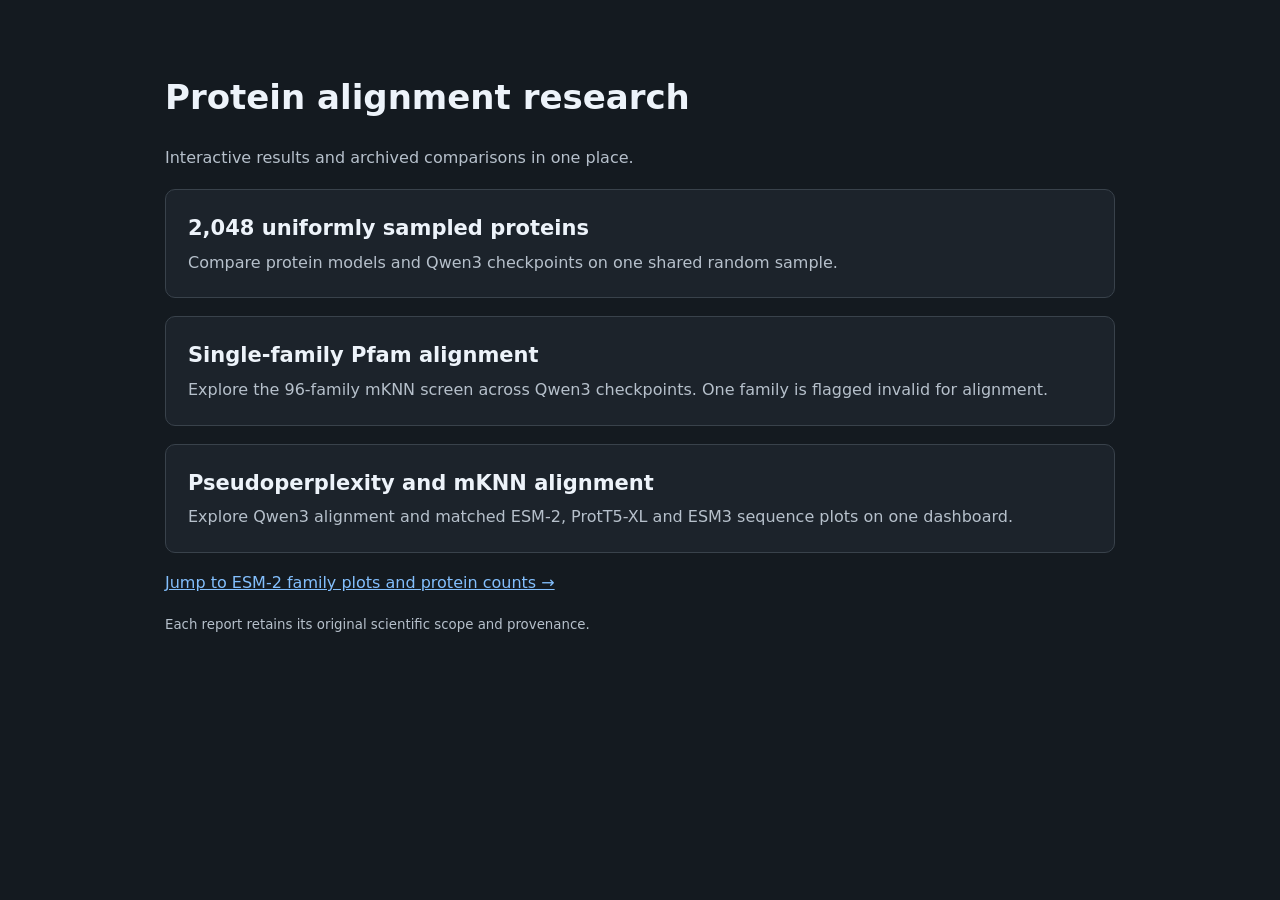
<file: index.html>
<!doctype html><html lang="en"><head><meta name="robots" content="noindex"><meta charset="utf-8"><meta name="viewport" content="width=device-width,initial-scale=1"><title>Protein alignment research</title><style>body{background:#141a20;color:#edf3fa;font:16px/1.55 system-ui,sans-serif;margin:0}main{max-width:950px;margin:auto;padding:48px 24px}h1{font-size:34px}p{color:#b6c0cb}.card{display:block;background:#1c232b;border:1px solid #39424b;border-radius:10px;padding:22px;margin:18px 0;color:#edf3fa;text-decoration:none}.card:hover{border-color:#73b5f4}.card h2{margin:0 0 6px;font-size:21px}.card p{margin:0}small{color:#b6c0cb}</style></head><body><main><h1>Protein alignment research</h1><p>Interactive results and archived comparisons in one place.</p>
<a class="card" href="baseline.html"><h2>2,048 uniformly sampled proteins</h2><p>Compare protein models and Qwen3 checkpoints on one shared random sample.</p></a>
<a class="card" href="single-family/"><h2>Single-family Pfam alignment</h2><p>Explore the 96-family mKNN screen across Qwen3 checkpoints. One family is flagged invalid for alignment.</p></a>
<a class="card" href="2026-11-10-protein-alignment/"><h2>Pseudoperplexity and mKNN alignment</h2><p>Explore Qwen3 alignment and matched ESM-2, ProtT5-XL and ESM3 sequence plots on one dashboard.</p></a>
<p><a style="color:#83bffd" href="2026-11-10-protein-alignment/#esm2-family-plots">Jump to ESM-2 family plots and protein counts →</a></p>
<small>Each report retains its original scientific scope and provenance.</small></main></body></html>
</file>
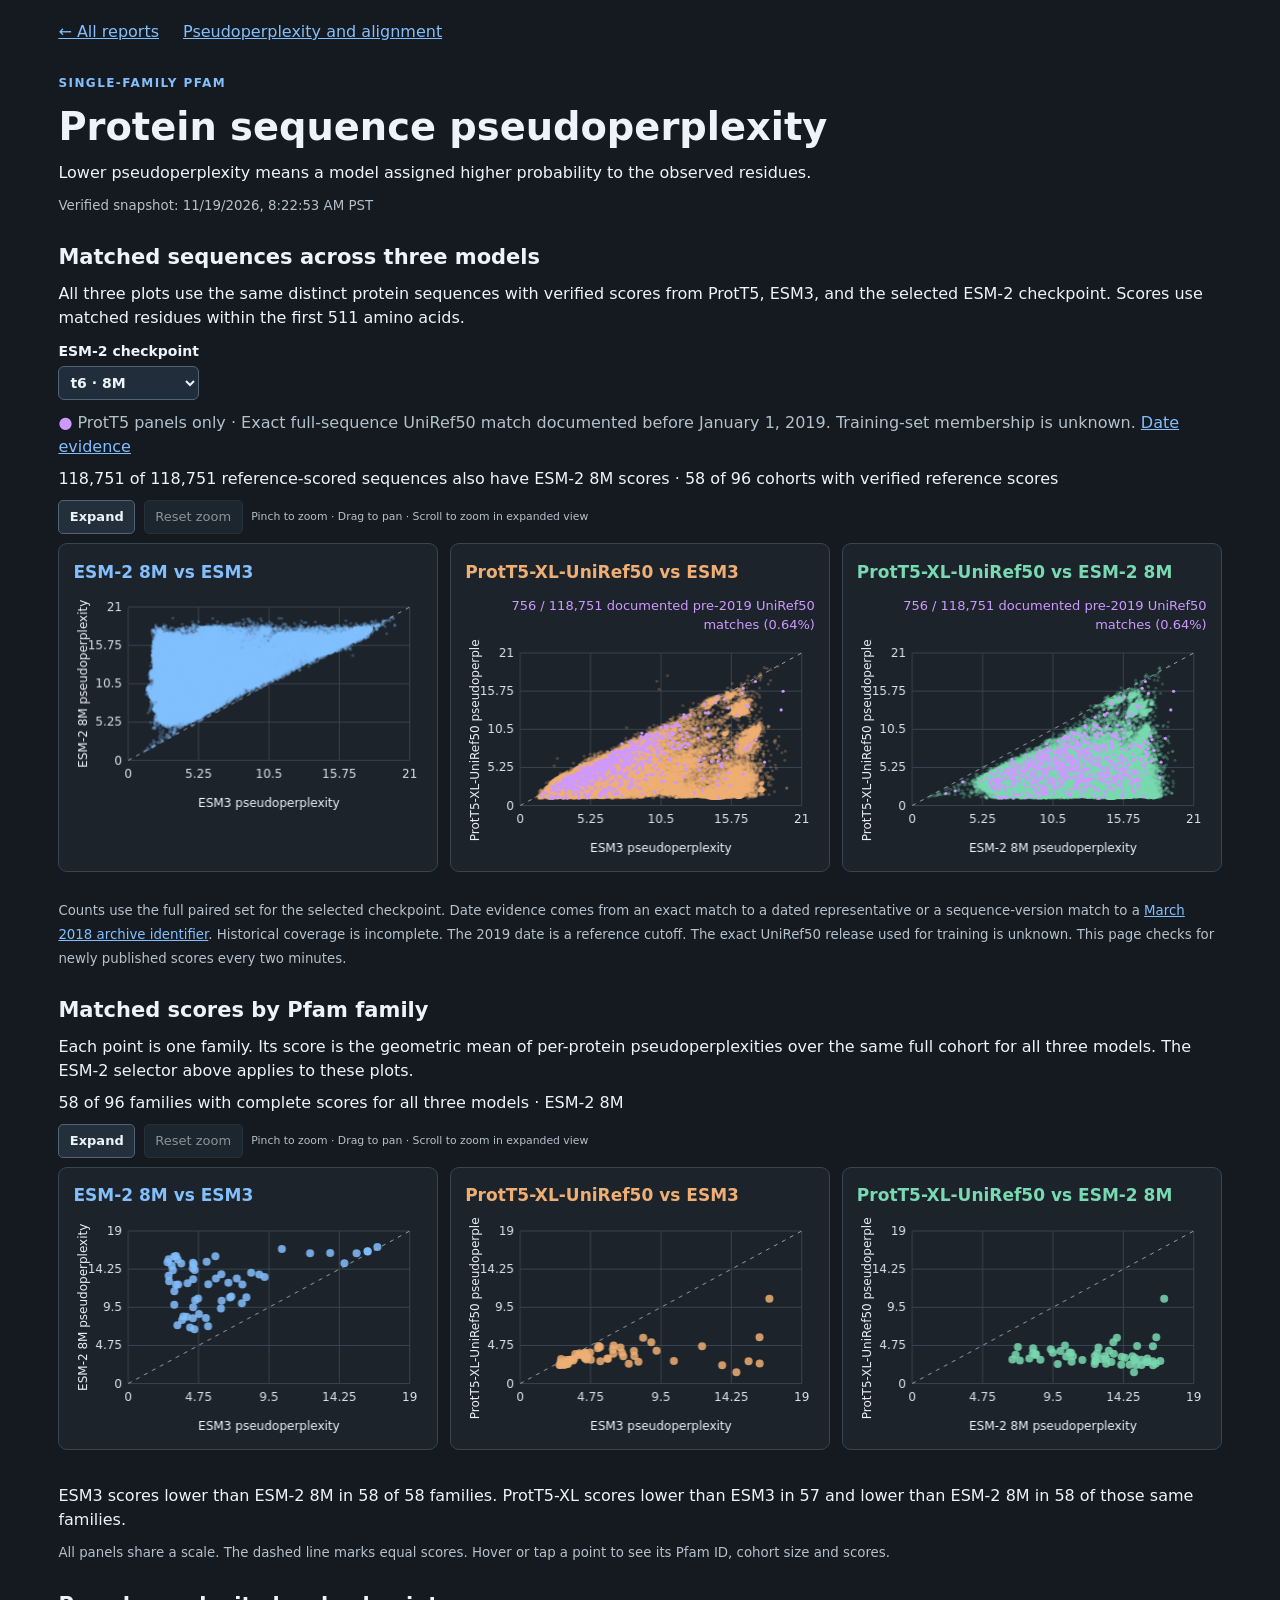
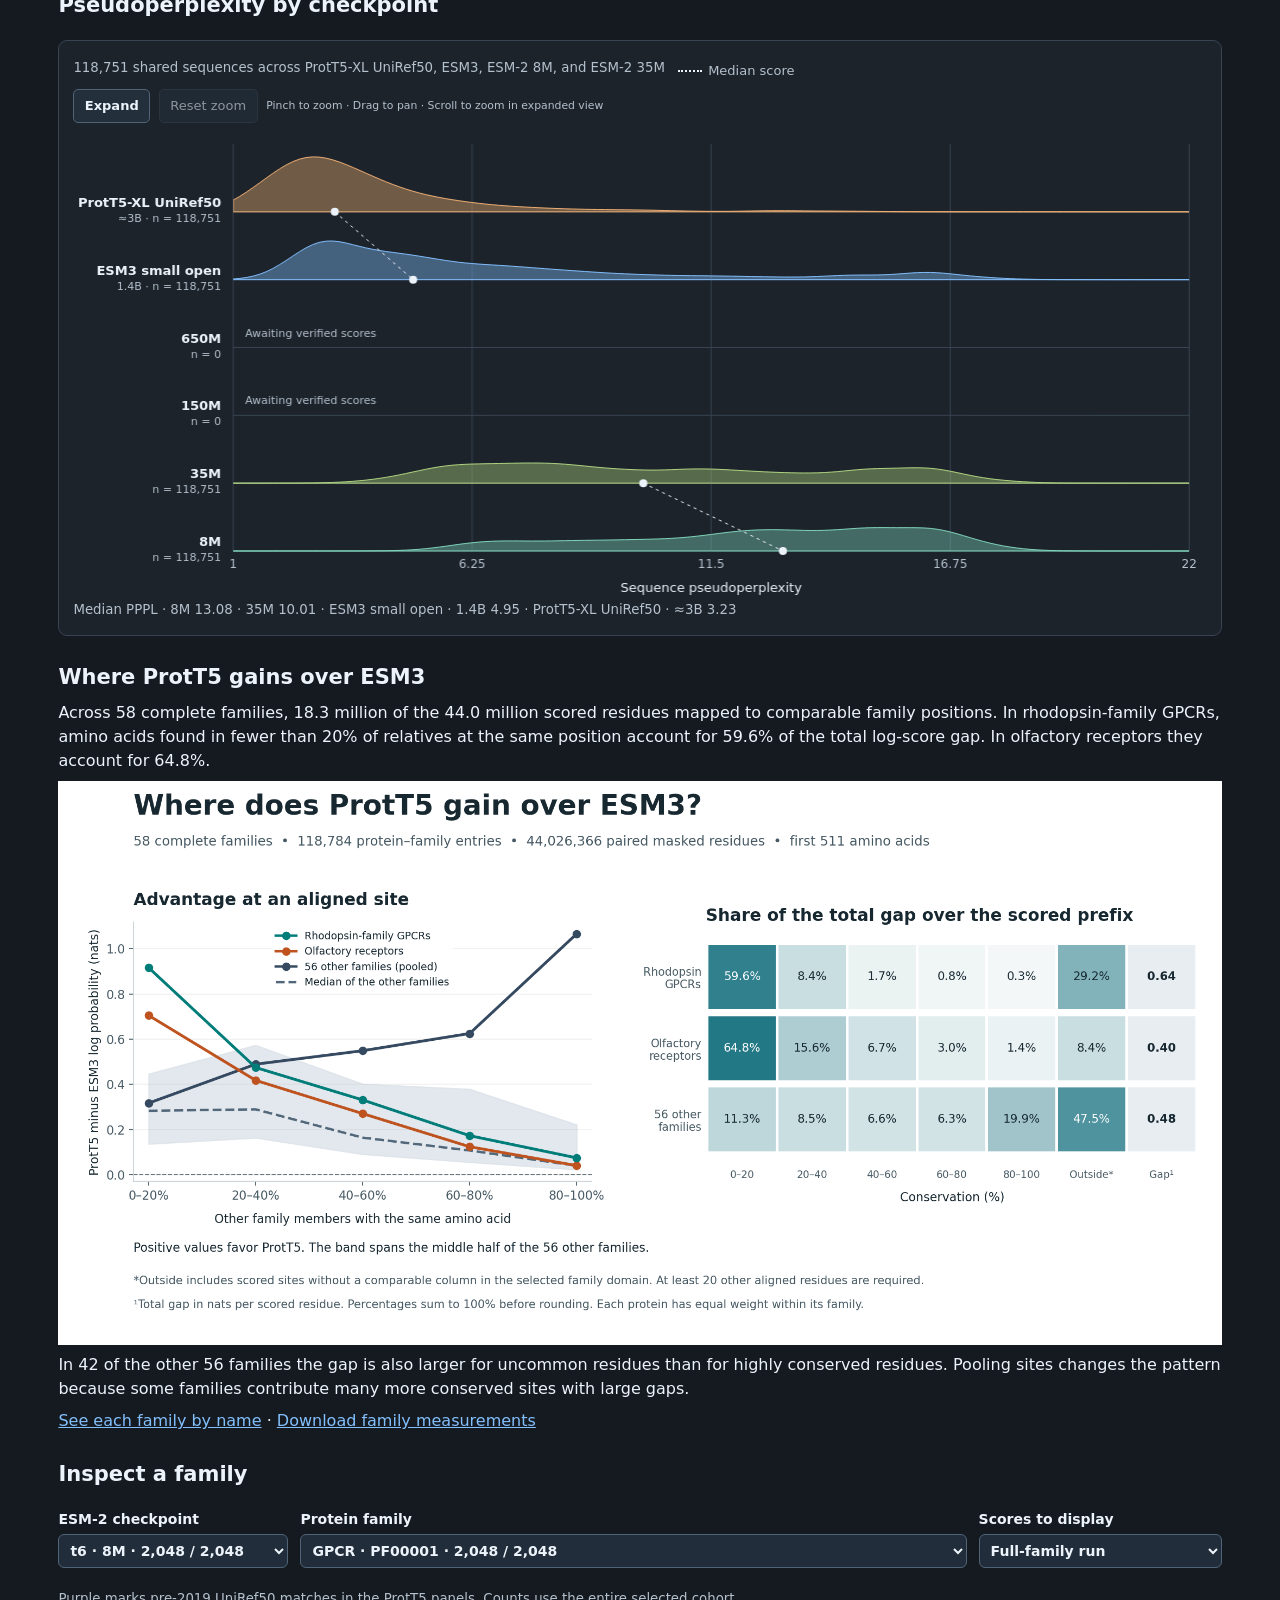
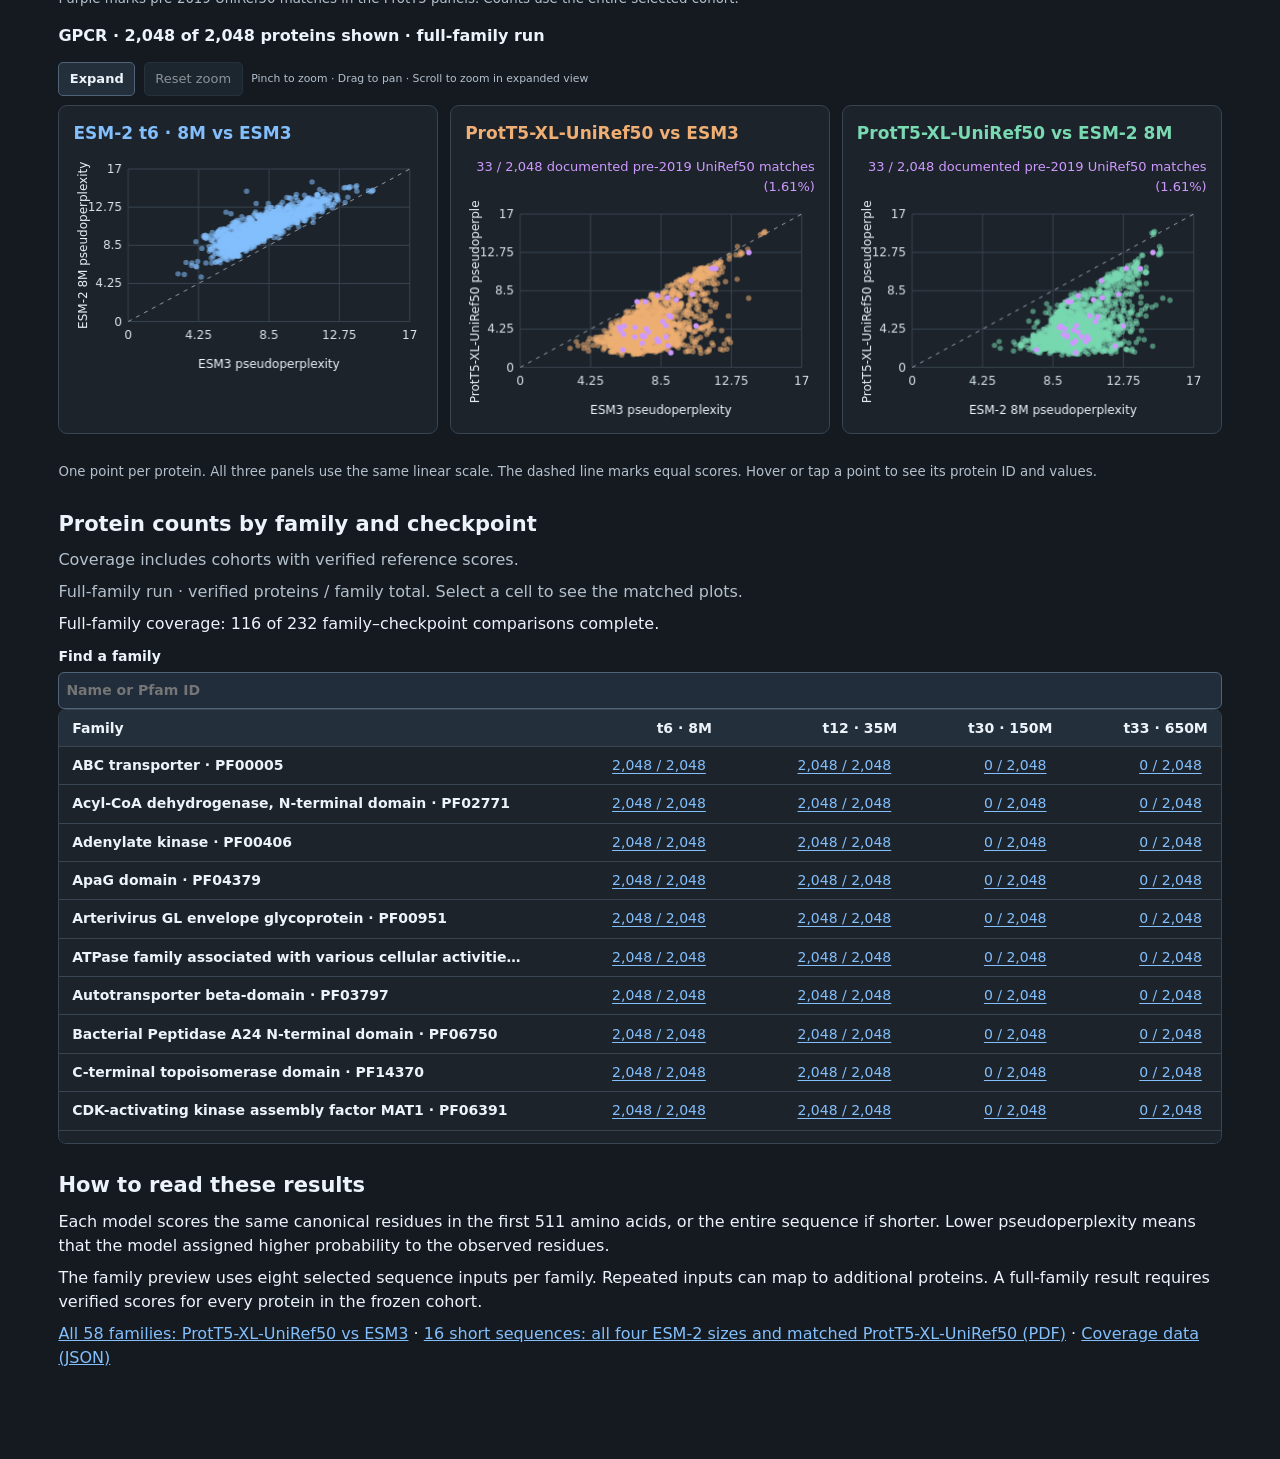
<file: esm2-perplexity/index.html>
<!doctype html>
<html lang="en"><head><meta name="robots" content="noindex"><meta charset="utf-8"><meta name="viewport" content="width=device-width,initial-scale=1">
<title>ESM-2 by family · Protein alignment research</title>
<style>
:root{color-scheme:dark;--bg:#141a20;--panel:#1c232b;--rule:#384451;--text:#edf3fa;--muted:#b4c0cc;--blue:#83bffd;--orange:#efaf74}*{box-sizing:border-box}
body{margin:0;background:var(--bg);color:var(--text);font:16px/1.5 system-ui,sans-serif}main{max-width:1240px;margin:auto;padding:20px clamp(16px,3vw,40px) 64px}header,section{margin:1.6rem 0}a{color:var(--blue)}nav{display:flex;gap:1.5em;flex-wrap:wrap}h1{font-size:clamp(25px,3vw,39px);line-height:1.15;margin:.3em 0}h2{font-size:21px;margin:.5rem 0}h3{margin:.1rem 0 .5rem;font-size:17px}p{margin:.5rem 0}.muted,small{color:var(--muted)}.kicker{letter-spacing:.12em;font-size:12px;font-weight:700;color:var(--blue);text-transform:uppercase}
.controls,.pair{display:grid;gap:12px}.controls{grid-template-columns:auto minmax(240px,2fr) auto;align-items:end;margin:18px 0}.pair{grid-template-columns:repeat(2,minmax(0,1fr))}label{font-weight:600;font-size:14px}select,input{display:block;margin-top:4px;width:100%;font:inherit;background:#212d3a;color:var(--text);border:1px solid #506377;border-radius:6px;padding:7px}.panel{background:var(--panel);border:1px solid var(--rule);border-radius:9px;padding:14px}.left h3{color:var(--blue)}.right h3{color:var(--orange)}canvas{width:100%;display:block;aspect-ratio:1.6}output{display:block;min-height:1.6em;color:var(--muted);font-variant-numeric:tabular-nums}#status{font-weight:600;margin:14px 0}.tablebox{max-height:435px;overflow:auto;border:1px solid var(--rule);border-radius:8px}table{width:100%;border-collapse:separate;border-spacing:0;font-variant-numeric:tabular-nums}th,td{white-space:nowrap;text-align:right;padding:.45rem .8rem;border-bottom:1px solid var(--rule);background:var(--panel);font-size:14px}thead th{position:sticky;top:0;background:#23303c;z-index:1}th:first-child{text-align:left;position:sticky;left:0;max-width:340px;overflow:hidden;text-overflow:ellipsis}thead th:first-child{z-index:2}td button{color:var(--blue);font:inherit;background:transparent;border:0;cursor:pointer;text-decoration:underline;text-underline-offset:3px}button:focus-visible,a:focus-visible{outline:2px solid white}.search{max-width:340px;margin:12px 0}.updated{font-variant-numeric:tabular-nums}@media(max-width:780px){.controls,.pair{grid-template-columns:1fr}th:first-child{max-width:170px}}
.embedded main{padding:0 2px;max-width:none}.embedded nav,.embedded header>:not(#updated){display:none}.embedded header{margin:.25rem 0}.embedded section:last-of-type{margin-bottom:8px}
.direct h3{color:#79d9b1}.plot-legend{display:flex;flex-wrap:wrap;gap:.2em 1em;color:var(--muted);font-size:13px}.plot-legend[hidden]{display:none}.plot-legend span::before{content:"";display:inline-block;width:.65em;height:.65em;margin-right:.35em;border-radius:50%;background:var(--point)}.plot-legend .matched::before{outline:1px solid #fff;outline-offset:1px}
@media(min-width:1080px){.pair{grid-template-columns:repeat(3,minmax(0,1fr))}}
.pool-controls{display:flex;align-items:end;gap:1rem;flex-wrap:wrap;margin:.7rem 0}.marker-count{color:#ce99ff;text-align:right;font-size:13px;font-variant-numeric:tabular-nums;margin:.15rem 0 .25rem}.match-key{color:#ce99ff}
.pair .panel{display:grid;grid-template-columns:minmax(0,1fr);align-content:start}.pair h3{grid-row:1}.pair .marker-count{grid-row:2;text-align:right}.pair canvas{grid-row:3;min-width:0}
.ridge-panel{margin:1.15rem 0 0}.ridge-panel figcaption{margin-bottom:.55rem}
.ridge-panel canvas{height:465px;aspect-ratio:auto}
.ridge-chart{position:relative}
.ridge-tooltip{position:absolute;pointer-events:none;z-index:1;padding:.3rem .55rem;border:1px solid var(--rule);border-radius:6px;background:var(--bg);color:var(--text);font:13px system-ui,sans-serif;white-space:nowrap}
.ridge-tooltip[hidden]{display:none}
.ridge-key{display:inline-flex;align-items:center;gap:.4rem;margin-left:.8rem;color:var(--muted);font-size:13px}
.ridge-key::before{content:"";width:24px;border-top:2px dotted #edf3fa}
.plot-zoom{margin:.55rem 0;color:var(--muted);font-size:13px}
.plot-zoom button{font:inherit;padding:.4rem .65rem;border:1px solid var(--rule);border-radius:5px;background:#23303c;color:var(--text);cursor:pointer}
.plot-zoom button:disabled{opacity:.55;cursor:default}
.can-pan canvas{cursor:grab}
.can-pan canvas.is-dragging{cursor:grabbing;user-select:none}
.plot-actions{display:flex;align-items:center;gap:.55rem;flex-wrap:wrap;margin-bottom:.4rem}
.plot-zoom .expand-plot{font-weight:600;border-color:#506377}
html.has-expanded-plot{overflow:hidden}
.has-expanded-plot main>:not(.plot-expanded){visibility:hidden}
.plot-group.plot-expanded{position:fixed;inset:0;z-index:10000;background:var(--bg);color:var(--text);padding:24px clamp(14px,3vw,48px);margin:0;overflow:auto}
.plot-expanded .ridge-panel canvas{height:clamp(350px,65vh,760px)}
</style></head><body><main><nav><a href="../">← All reports</a><a href="../2026-11-10-protein-alignment/">Pseudoperplexity and alignment</a></nav>
<header><span class="kicker">Single-family Pfam</span><h1>Protein sequence pseudoperplexity</h1>
<p>Lower pseudoperplexity means a model assigned higher probability to the observed residues.</p><small id="updated" class="updated"></small></header>
<section class="plot-group" id="pooled-sequences" aria-labelledby="pooled-title">
<h2 id="pooled-title">Matched sequences across three models</h2>
<p>All three plots use the same distinct protein sequences with verified scores from ProtT5, ESM3, and the selected ESM-2 checkpoint. Scores use matched residues within the first 511 amino acids.</p>
<div class="pool-controls"><label>ESM-2 checkpoint<select id="poolModel"></select></label></div>
<p class="muted"><span class="match-key">●</span> ProtT5 panels only · Exact full-sequence UniRef50 match documented before January 1, 2019. Training-set membership is unknown. <a href="uniref50-dates.tsv">Date evidence</a></p>
<p id="pool-status" aria-live="polite">Loading verified sequence scores…</p>
<div data-zoom-group="pooled"></div>
<div class="pair">
<div class="panel left"><h3 id="poolLeftTitle"></h3><canvas id="poolLeft" aria-label="Pooled ESM-2 versus ESM3"></canvas></div>
<div class="panel right"><h3>ProtT5-XL-UniRef50 vs ESM3</h3><p class="marker-count" id="poolRightCount"></p><canvas id="poolRight" aria-label="Pooled ProtT5-XL-UniRef50 versus ESM3"></canvas></div>
<div class="panel direct"><h3 id="poolDirectTitle"></h3><p class="marker-count" id="poolDirectCount"></p><canvas id="poolDirect" aria-label="Pooled ProtT5-XL-UniRef50 versus ESM-2"></canvas></div>
</div><output id="poolDetail"></output>
<small>Counts use the full paired set for the selected checkpoint. Date evidence comes from an exact match to a dated representative or a sequence-version match to a <a href="https://github.com/facebookresearch/esm#pre-training-dataset-split">March 2018 archive identifier</a>. Historical coverage is incomplete. The 2019 date is a reference cutoff. The exact UniRef50 release used for training is unknown. This page checks for newly published scores every two minutes.</small></section>
<section class="plot-group" id="family-summary" aria-labelledby="family-summary-title">
<h2 id="family-summary-title">Matched scores by Pfam family</h2>
<p>Each point is one family. Its score is the geometric mean of per-protein pseudoperplexities over the same full cohort for all three models. The ESM-2 selector above applies to these plots.</p>
<p id="family-summary-status" aria-live="polite">Loading verified family scores…</p>
<div data-zoom-group="summary"></div>
<div class="pair">
<div class="panel left"><h3 id="summaryLeftTitle">ESM-2 vs ESM3</h3><canvas id="summaryLeft" role="img" aria-label="Family ESM-2 versus ESM3 pseudoperplexity"></canvas></div>
<div class="panel right"><h3>ProtT5-XL-UniRef50 vs ESM3</h3><canvas id="summaryRight" role="img" aria-label="Family ProtT5-XL-UniRef50 versus ESM3 pseudoperplexity"></canvas></div>
<div class="panel direct"><h3 id="summaryDirectTitle">ProtT5-XL-UniRef50 vs ESM-2</h3><canvas id="summaryDirect" role="img" aria-label="Family ProtT5-XL-UniRef50 versus ESM-2 pseudoperplexity"></canvas></div>
</div><output id="family-summary-detail"></output>
<p id="family-comparison-readout" aria-live="polite"></p>
<small>All panels share a scale. The dashed line marks equal scores. Hover or tap a point to see its Pfam ID, cohort size and scores.</small>
</section>
<section class="plot-group" id="checkpoint-distributions" aria-labelledby="ridge-heading">
<h2 id="ridge-heading">Pseudoperplexity by checkpoint</h2>
<figure class="panel ridge-panel">
<figcaption><small id="ridge-coverage">Loading shared sequence coverage…</small><span class="ridge-key">Median score</span></figcaption>
<div data-zoom-group="ridge"></div>
<div class="ridge-chart"><canvas id="checkpoint-ridges" role="img" aria-label="Loading matched ProtT5-XL, ESM3, and ESM-2 score distributions"></canvas>
<output id="ridge-tooltip" class="ridge-tooltip" aria-hidden="true" hidden></output></div>
<small id="ridge-medians"></small>
</figure>
</section>
<section id="residue-conservation" aria-labelledby="conservation-title">
<h2 id="conservation-title">Where ProtT5 gains over ESM3</h2>
<p>Across 58 complete families, 18.3 million of the 44.0 million scored residues mapped to comparable family positions. In rhodopsin-family GPCRs, amino acids found in fewer than 20% of relatives at the same position account for 59.6% of the total log-score gap. In olfactory receptors they account for 64.8%.</p>
<a href="conservation_gap.png"><img loading="lazy" width="2144" height="1040" style="display:block;width:100%;height:auto" src="conservation_gap.png" alt="ProtT5’s lead declines as the observed residue becomes more common in the two receptor families. The right panel shows each bin’s contribution, including sites outside comparable columns."></a>
<p>In 42 of the other 56 families the gap is also larger for uncommon residues than for highly conserved residues. Pooling sites changes the pattern because some families contribute many more conserved sites with large gaps.</p>
<p><a href="all_family_conservation.png">See each family by name</a> · <a href="family_conservation.csv">Download family measurements</a></p>
</section>
<section class="plot-group" aria-labelledby="family-inspect">
<h2 id="family-inspect">Inspect a family</h2>
<div class="controls">
<label>ESM-2 checkpoint<select id="model"></select></label><label>Protein family<select id="family"></select></label>
<label>Scores to display<select id="stage"><option value="0">Preliminary family sample</option><option value="1">Full-family run</option><option value="2">Short control panel</option></select></label></div>
<small>Purple marks pre-2019 UniRef50 matches in the ProtT5 panels. Counts use the entire selected cohort.</small>
<p id="status" aria-live="polite">Loading verified coverage…</p>
<button type="button" id="showVerified" hidden></button>
<div data-zoom-group="family"></div>
<div class="pair"><div class="panel left"><h3 id="leftTitle">ESM-2 vs ESM3</h3><canvas id="left" aria-label="ESM-2 versus ESM3 scatterplot"></canvas></div>
<div class="panel right"><h3>ProtT5-XL-UniRef50 vs ESM3</h3><canvas id="right" aria-label="Matched ProtT5-XL-UniRef50 versus ESM3 scatterplot"></canvas><div class="marker-count" id="rasLegend" aria-label="Documented pre-2019 UniRef50 matches out of the selected family" hidden></div></div>
<div class="panel direct"><h3 id="directTitle">ProtT5-XL-UniRef50 vs ESM-2</h3><canvas id="direct" aria-label="ESM-2 pseudoperplexity on the horizontal axis and ProtT5-XL-UniRef50 pseudoperplexity on the vertical axis"></canvas>
<div class="marker-count" id="directLegend" aria-label="Documented pre-2019 UniRef50 matches out of the selected family" hidden></div></div></div><output id="detail"></output>
<small>One point per protein. All three panels use the same linear scale. The dashed line marks equal scores. Hover or tap a point to see its protein ID and values.</small>
</section>
<section><h2>Protein counts by family and checkpoint</h2><p class="muted">Coverage includes cohorts with verified reference scores.</p><p id="caption" class="muted"></p><p id="complete"></p>
<label class="search">Find a family<input type="search" id="search" placeholder="Name or Pfam ID"></label>
<div class="tablebox"><table><thead><tr id="columns"><th scope="col">Family</th></tr></thead><tbody id="body"></tbody></table></div></section>
<section><h2>How to read these results</h2><p>Each model scores the same canonical residues in the first 511 amino acids, or the entire sequence if shorter. Lower pseudoperplexity means that the model assigned higher probability to the observed residues.</p>
<p>The family preview uses eight selected sequence inputs per family. Repeated inputs can map to additional proteins. A full-family result requires verified scores for every protein in the frozen cohort.</p>
<p><a href="prott5-esm3.png">All 58 families: ProtT5-XL-UniRef50 vs ESM3</a> · <a href="short-control.pdf">16 short sequences: all four ESM-2 sizes and matched ProtT5-XL-UniRef50 (PDF)</a> · <a href="coverage.json">Coverage data (JSON)</a></p></section></main>
<template id="plot-zoom-template">
<div class="plot-zoom">
<div class="plot-actions">
<button class="expand-plot" type="button">Expand</button>
<button class="reset-plot" type="button">Reset zoom</button>
<small>Pinch to zoom · Drag to pan · Scroll to zoom in expanded view</small>
</div>
</div>
</template>
<script>
const el=id=>document.getElementById(id), models=['t6 · 8M','t12 · 35M','t30 · 150M','t33 · 650M'], fmt=n=>n.toLocaleString('en-US');let snap,order=[],activeRows=[],seq=0,first=true,ready=false;const cache=new Map();
for(const [i,label] of models.entries()){el('model').add(new Option(label,i));el('poolModel').add(new Option(label,i));const th=document.createElement('th');th.scope='col';th.textContent=label;el('columns').append(th)}
function table(){let f=el('search').value.toLowerCase().trim(),stage=+el('stage').value;const body=el('body');body.replaceChildren();let hits=0,finished=0;
for(const key of order){const a=snap.families[key];finished+=a.counts[1].filter(n=>n===a.total).length;if(!(key+' '+a.name).toLowerCase().includes(f))continue;hits++;let tr=body.insertRow(),th=document.createElement('th');th.scope='row';th.textContent=a.name+' · '+key;th.title=th.textContent;tr.append(th);a.counts[stage].forEach((n,i)=>{const b=document.createElement('button');b.textContent=fmt(n)+' / '+fmt(a.total);b.title=a.name+', '+models[i]+': '+b.textContent;b.onclick=()=>{el('model').value=i;el('family').value=key;update();el('status').scrollIntoView({block:'center'})};tr.insertCell().append(b)})}
if(!hits){let cell=body.insertRow().insertCell();cell.colSpan=5;cell.textContent='No matching families.'}
el('caption').textContent=(['Preliminary sample','Full-family run','Short control panel'][stage])+' · verified proteins / family total. Select a cell to see the matched plots.';el('complete').textContent='Full-family coverage: '+finished+' of '+(4*order.length)+' family–checkpoint comparisons complete.'}
const matchColor='#ce99ff',matchCutoff='2019-01-01';
let dateEvidence=new Map(), pooledRows=[], poolVersion='';
async function verifiedText(path,expected){
 const response=await fetch(path+'?v='+expected);
 if(!response.ok)throw Error('Data unavailable: '+path);
 const bytes=await response.arrayBuffer();
 const hash=Array.from(new Uint8Array(await crypto.subtle.digest('SHA-256',bytes)),n=>n.toString(16).padStart(2,'0')).join('');
 if(hash!==expected)throw Error('Checksum mismatch: '+path);
 return new TextDecoder().decode(bytes);
}
function isMatch(protein){const date=dateEvidence.get(protein);return !!date&&date<matchCutoff;}
async function loadPooled(meta){
 const [scores,tsv]=await Promise.all([verifiedText('pooled-scores.json',meta.sha256),verifiedText('uniref50-dates.tsv',meta.dates_sha256)]);
 const [header,...records]=tsv.trimEnd().split(/\r?\n/), keys=header.split('\t'),dates=new Map();
 for(const row of records){
  const cells=row.split('\t'),id=cells[keys.indexOf('protein_id')],date=cells[keys.indexOf('documented_by')];
  if(!id||dates.has(id)||!/^\d{4}-\d{2}-\d{2}$/.test(date)||date>='2021-03-29')throw Error('Invalid date evidence');
  dates.set(id,date);
 }
 const rows=JSON.parse(scores);
 if(rows.length!==meta.reference_sequences||new Set(rows.map(r=>r[0])).size!==rows.length)throw Error('Pooled sequence count');
 return {rows,dates};
}
function showCount(id,count,total){
 const label=el(id);
 label.hidden=false;
 label.textContent=total ? fmt(count)+' / '+fmt(total)+' documented pre-2019 UniRef50 matches ('+(100*count/total).toFixed(2)+'%)' : 'Awaiting paired scores';
}
const zoomGroups={},chartBounds=new WeakMap();
const rangeSpan=([min,max])=>max-min;

function confineRange(domain,start,width){
 const [min,max]=domain;
 const size=Math.min(max-min,width),low=Math.max(min,Math.min(max-size,start));
 return [low,low+size];
}

function plotRanges(group,fullLow,fullHigh){
 const zoom=zoomGroups[group];
 const domain=zoom.domain=[fullLow,fullHigh];
 const {x=domain,y=domain}=zoom.requested??{};
 const visible=zoom.visible={
  x:confineRange(domain,x[0],rangeSpan(x)),
  y:zoom.horizontalOnly?null:confineRange(domain,y[0],rangeSpan(y))
 };
 const canPan=[visible.x,visible.y].some(range=>range&&rangeSpan(range)<rangeSpan(domain)-1e-7);
 zoom.section.classList.toggle('can-pan',canPan);
 zoom.reset.disabled=!canPan;
 return visible;
}

function bindPlotZoom(){
 for(const panel of document.querySelectorAll('[data-zoom-group]')){
  const group=panel.dataset.zoomGroup;
  panel.append(el('plot-zoom-template').content.cloneNode(true));
  const redraw={pooled:renderPooled,summary:renderFamilySummary,family:render,ridge:renderCheckpointRidges}[group];
  const name={pooled:'Pooled scatter plots',summary:'Pfam summary scatter plots',family:'Within-family scatter plots',ridge:'Checkpoint ridgeline'}[group];
  const section=panel.closest('.plot-group'),expand=panel.querySelector('.expand-plot'),reset=panel.querySelector('.reset-plot');
  const expanded=()=>section.classList.contains('plot-expanded');
  const zoom=zoomGroups[group]={section,reset,horizontalOnly:group==='ridge',domain:null,visible:null,requested:null,frame:0};
  const schedule=()=>{
   if(!zoom.frame)zoom.frame=requestAnimationFrame(()=>{zoom.frame=0;redraw()});
  };
  const apply=ranges=>{zoom.visible=zoom.requested=ranges;schedule()};
  const setExpanded=value=>{
   section.classList.toggle('plot-expanded',value);
   document.documentElement.classList.toggle('has-expanded-plot',value);
   const frame=window.frameElement;
   if(frame?.id==='esm2-family-frame')frame.classList.toggle('esm2-expanded-frame',value);
   expand.textContent=value?'Exit expanded view':'Expand';
   expand.setAttribute('aria-label',(value?'Exit expanded view for ':'Expand ')+name.toLowerCase());
   expand.setAttribute('aria-pressed',String(value));
   if(zoom.domain)schedule();
  };
  expand.setAttribute('aria-label','Expand '+name.toLowerCase());
  expand.setAttribute('aria-pressed','false');
  expand.onclick=()=>setExpanded(!expanded());
  reset.disabled=true;
  reset.onclick=()=>{zoom.requested=null;if(zoom.domain)redraw()};
  document.addEventListener('keydown',event=>{
   if(event.key==='Escape'&&expanded()){
    event.preventDefault();setExpanded(false);expand.focus({preventScroll:true});
   }
  });
  for(const canvas of section.querySelectorAll('canvas')){
   const changeZoom=(factor,event)=>{
    const bounds=chartBounds.get(canvas);
    if(!bounds||!Number.isFinite(factor)||factor<=0)return;
    const rect=canvas.getBoundingClientRect(),{left,right,top,bottom}=bounds;
    const fraction=(offset,pixels)=>Number.isFinite(offset)?Math.max(0,Math.min(1,offset/pixels)):.5;
    const scale=(range,anchor)=>{
     const current=rangeSpan(range),full=rangeSpan(zoom.domain);
     const next=Math.min(full,Math.max(full/1000,current*factor));
     return confineRange(zoom.domain,range[0]+anchor*(current-next),next);
    };
    const {x,y}=zoom.visible;
    apply({x:scale(x,fraction(event.clientX-rect.left-left,right-left)),
           y:y?scale(y,fraction(rect.top+bottom-event.clientY,bottom-top)):null});
   };
   let gestureScale=null,drag=null;
   canvas.addEventListener('wheel',event=>{
    if(!(event.ctrlKey||event.metaKey||expanded()))return;
    if(drag||!chartBounds.has(canvas))return;
    event.preventDefault();
    if(gestureScale!==null)return;
    const units=event.deltaMode===1?16:event.deltaMode===2?canvas.clientHeight:1;
    changeZoom(Math.exp(Math.max(-.65,Math.min(.65,event.deltaY*units*.006))),event);
   },{passive:false});
   canvas.addEventListener('gesturestart',event=>{event.preventDefault();gestureScale=event.scale||1},{passive:false});
   canvas.addEventListener('gesturechange',event=>{
    if(gestureScale===null)return;
    event.preventDefault();
    if(event.scale>0){changeZoom(gestureScale/event.scale,event);gestureScale=event.scale}
   },{passive:false});
   canvas.addEventListener('gestureend',event=>{event.preventDefault();gestureScale=null},{passive:false});
   canvas.addEventListener('pointerdown',event=>{
    if(event.button!==0||event.pointerType==='touch'||reset.disabled||drag)return;
    const bounds=chartBounds.get(canvas);
    if(!bounds)return;
    const rect=canvas.getBoundingClientRect(),x=event.clientX-rect.left,y=event.clientY-rect.top;
    if(x<bounds.left||x>bounds.right||y<bounds.top||y>bounds.bottom)return;
    drag={id:event.pointerId,x:event.clientX,y:event.clientY,ranges:zoom.visible,bounds};
    canvas.setPointerCapture(event.pointerId);
   });
   canvas.addEventListener('pointermove',event=>{
    if(!drag||event.pointerId!==drag.id)return;
    const dx=event.clientX-drag.x,dy=event.clientY-drag.y;
    if(!canvas.classList.contains('is-dragging')&&Math.hypot(dx,dy)<3)return;
    canvas.classList.add('is-dragging');
    event.preventDefault();
    const {x,y}=drag.ranges,{left,right,top,bottom}=drag.bounds;
    const shift=(range,fraction)=>{
     const width=rangeSpan(range);
     return confineRange(zoom.domain,range[0]+fraction*width,width);
    };
    apply({x:shift(x,-dx/(right-left)),y:y?shift(y,dy/(bottom-top)):null});
   });
   const endDrag=event=>{
    if(!drag||event.pointerId!==drag.id)return;
    drag=null;canvas.classList.remove('is-dragging');
   };
   for(const eventType of ['pointerup','pointercancel','lostpointercapture'])canvas.addEventListener(eventType,endDrag);
  }
 }
}
function plot(canvas,rows,xCol,yCol,labels,range,detailId,familyPoints=false){
 const box=canvas.getBoundingClientRect(),w=Math.max(270,box.width),h=w/1.6,ratio=window.devicePixelRatio||1;
 canvas.width=w*ratio;canvas.height=h*ratio;
 const g=canvas.getContext('2d');g.scale(ratio,ratio);
 const [xLow,xHigh]=range.x,[yLow,yHigh]=range.y;
 const left=55,right=w-14,top=14,bottom=h-52;
 chartBounds.set(canvas,{left,right,top,bottom});
 const x=n=>left+(right-left)*(n-xLow)/(xHigh-xLow),y=n=>bottom-(bottom-top)*(n-yLow)/(yHigh-yLow);
 g.font='12px system-ui';
 for(let tick=0;tick<=4;tick++){
  const tx=xLow+(xHigh-xLow)*tick/4,ty=yLow+(yHigh-yLow)*tick/4;
  g.strokeStyle='#394551';g.beginPath();g.moveTo(x(tx),top);g.lineTo(x(tx),bottom);g.moveTo(left,y(ty));g.lineTo(right,y(ty));g.stroke();
  g.fillStyle='#d7e2eb';g.textAlign='center';g.fillText(+tx.toPrecision(5),x(tx),bottom+17);g.textAlign='right';g.fillText(+ty.toPrecision(5),left-6,y(ty)+4);
 }
 const equalLow=Math.max(xLow,yLow),equalHigh=Math.min(xHigh,yHigh);
 if(equalHigh>equalLow){
  g.setLineDash([4,5]);g.strokeStyle='#94a1ae';g.beginPath();
  g.moveTo(x(equalLow),y(equalLow));g.lineTo(x(equalHigh),y(equalHigh));g.stroke();g.setLineDash([]);
 }
 const baseColor=canvas.closest('.panel').classList.contains('left')?'#83bffd':canvas.closest('.panel').classList.contains('right')?'#efaf74':'#79d9b1';
 const includesProtT5=!familyPoints&&(xCol===2||yCol===2);
 const groups=[[],[]],radius=familyPoints?4:rows.length>5000?1.6:2.7;
 const visible=rows.filter(row=>row[xCol]>=xLow&&row[xCol]<=xHigh&&row[yCol]>=yLow&&row[yCol]<=yHigh);
 for(const row of visible)groups[Number(includesProtT5&&isMatch(row[0]))].push(row);
 g.save();g.beginPath();g.rect(left,top,right-left,bottom-top);g.clip();
 groups.forEach((group,index)=>{
  g.fillStyle=index?matchColor:baseColor;
  g.globalAlpha=index ? 1 : familyPoints ? .85 : (rows.length>5000 ? .24 : .55);
  for(const row of group){
   g.beginPath();g.arc(x(row[xCol]),y(row[yCol]),radius,0,2*Math.PI);g.fill();
  }
 });
 g.restore();
 g.globalAlpha=1;g.fillStyle='#edf3fa';g.textAlign='center';g.fillText(labels[xCol]+' pseudoperplexity',(left+right)/2,h-6);
 g.save();g.translate(14,(bottom+top)/2);g.rotate(-Math.PI/2);g.fillText(labels[yCol]+' pseudoperplexity',0,0);g.restore();
 if(!visible.length){g.fillStyle='#d8e3ed';g.fillText(rows.length?'No points in this range':'No verified scores yet',(left+right)/2,(top+bottom)/2);}
 canvas.onpointermove=canvas.onpointerdown=e=>{
  if(canvas.classList.contains('is-dragging')){el(detailId).textContent='';return}
  const rect=canvas.getBoundingClientRect(),px=e.clientX-rect.left,py=e.clientY-rect.top;
  let best=null,dist=130;
  for(const row of visible){
   const d=(x(row[xCol])-px)**2+(y(row[yCol])-py)**2;
   if(d<dist||(best&&d===dist&&includesProtT5&&isMatch(row[0])&&!isMatch(best[0]))){best=row;dist=d;}
  }
  el(detailId).textContent=best?best[0]+' · '+labels[xCol]+' '+best[xCol].toFixed(3)+' · '+labels[yCol]+' '+best[yCol].toFixed(3)+(includesProtT5&&isMatch(best[0])?' · Documented pre-2019 UniRef50 match':''):'';
 };
}
function render(){
 const max=Math.max(2,Math.ceil(activeRows.reduce((n,r)=>Math.max(n,r[1],r[2],r[3]),0)*1.035));
 const range=plotRanges('family',0,max);
 const labels=['','ESM3','ProtT5-XL-UniRef50','ESM-2 '+models[+el('model').value].split(' · ')[1]];
 const entry=snap?.families[el('family').value];
 if(entry){
  const pre2019Count=entry.date_counts[1];
  for(const id of ['rasLegend','directLegend'])showCount(id,pre2019Count,entry.total);
 }
 plot(el('left'),activeRows,1,3,labels,range,'detail');
 plot(el('right'),activeRows,1,2,labels,range,'detail');
 plot(el('direct'),activeRows,3,2,labels,range,'detail');
 return activeRows.length;
}
function renderPooled(){
 if(!snap||!pooledRows.length)return;
 const index=+el('poolModel').value, size=models[index].split(' · ')[1],column=3+index;
 const labels=['','ESM3','ProtT5-XL-UniRef50',...models.map(m=>'ESM-2 '+m.split(' · ')[1])];
 const pairs=pooledRows.filter(r=>r[column]!==null),meta=snap.pooled;
 if(pairs.length!==meta.esm2_counts[index])throw Error('Pooled score count');
 const max=Math.max(2,Math.ceil(pairs.reduce((n,r)=>Math.max(n,r[1],r[2],r[column]),0)*1.035));
 const range=plotRanges('pooled',0,max);
 el('poolLeftTitle').textContent='ESM-2 '+size+' vs ESM3';
 el('poolDirectTitle').textContent='ProtT5-XL-UniRef50 vs ESM-2 '+size;
 el('pool-status').textContent=fmt(pairs.length)+' of '+fmt(pooledRows.length)+' reference-scored sequences also have ESM-2 '+size+' scores · '+meta.reference_families+' of '+snap.study_total+' cohorts with verified reference scores';
 const documented=pairs.reduce((n,r)=>n+Number(isMatch(r[0])),0);
 for(const [id,xc,yc] of [['poolLeft',1,column],['poolRight',1,2],['poolDirect',column,2]]){
  if(yc===2)showCount(id+'Count',documented,pairs.length);
  plot(el(id),pairs,xc,yc,labels,range,'poolDetail');
 }
}
function renderFamilySummary(){
 if(!snap)return;
 const index=+el('poolModel').value,size=models[index].split(' · ')[1];
 const labels=['','ESM3','ProtT5-XL-UniRef50','ESM-2 '+size];
 const families=snap.complete_pairs[snap.models[index]]??[];
 const rows=families.map(r=>[r.name+' · '+r.pfam+' · '+fmt(r.n)+' proteins',r.esm3,r.prott5,r.esm2]);
 const max=Math.max(2,Math.ceil(rows.reduce((n,r)=>Math.max(n,r[1],r[2],r[3]),0)*1.08));
 const range=plotRanges('summary',0,max);
 el('summaryLeftTitle').textContent='ESM-2 '+size+' vs ESM3';
 el('summaryDirectTitle').textContent='ProtT5-XL-UniRef50 vs ESM-2 '+size;
 el('family-summary-status').textContent=fmt(rows.length)+' of '+fmt(snap.study_total)+' families with complete scores for all three models · ESM-2 '+size;
 const lower=(a,b)=>families.filter(f=>f[a]<f[b]).length;
 el('family-comparison-readout').textContent=families.length
  ? 'ESM3 scores lower than ESM-2 '+size+' in '+lower('esm3','esm2')+' of '+rows.length+' families. ProtT5-XL scores lower than ESM3 in '+lower('prott5','esm3')+' and lower than ESM-2 '+size+' in '+lower('prott5','esm2')+' of those same families.'
  : 'The family comparison will appear when the selected checkpoint and both reference models have scored a complete shared family.';
 for(const [id,xc,yc] of [['summaryLeft',1,3],['summaryRight',1,2],['summaryDirect',3,2]]){
  plot(el(id),rows,xc,yc,labels,range,'family-summary-detail',true);
 }
}
const ridgeColors=['#80d5bb','#b1d481','#68b9ac','#d0d993'];
let checkpointRidges;

function prepareCheckpointRidges(){
 const counts=snap.pooled.esm2_counts;
 const sizes=models.map(label=>label.split(' · ')[1]);
 const scored=sizes.map((_,i)=>i).filter(i=>counts[i]>0);
 const observed=Array(sizes.length).fill(0);
 const shared=pooledRows.filter(row=>{
  for(let i=0;i<sizes.length;i++){
   const score=row[i+3];
   if(score===null)continue;
   if(!Number.isFinite(score)||score<1)throw Error('Invalid checkpoint score');
   observed[i]++;
  }
  return scored.length>0&&scored.every(i=>row[i+3]!==null);
 });
 if(observed.some((count,i)=>count!==counts[i]))throw Error('Checkpoint score count');
 const series=sizes.map((label,i)=>({
  label,available:counts[i],color:ridgeColors[i],
  scores:counts[i]?shared.map(row=>row[i+3]).sort((a,b)=>a-b):[]
 })).reverse();
 const references=[
  {column:2,name:'ProtT5-XL UniRef50',parameters:'≈3B',color:'#efaf74'},
  {column:1,name:'ESM3 small open',parameters:'1.4B',color:'#83bffd'}
 ];
 series.unshift(...references.map(({column,name,parameters,color})=>{
  const scores=shared.map(row=>row[column]);
  if(scores.some(score=>!Number.isFinite(score)||score<1))throw Error('Invalid '+name+' score');
  return {label:name+' · '+parameters,name,parameters,available:pooledRows.length,color,scores:scores.sort((a,b)=>a-b)};
 }));
 el('ridge-coverage').textContent=scored.length?
  fmt(shared.length)+' shared sequences across '+new Intl.ListFormat('en-US').format(['ProtT5-XL UniRef50','ESM3',...scored.map(i=>'ESM-2 '+sizes[i])]):
  'Awaiting verified checkpoint scores';
 const populated=series.filter(row=>row.scores.length);
 // Smooth a normalized histogram in raw PPPL units using a shared bandwidth.
 const low=Math.max(1,Math.floor(Math.min(2,...populated.map(row=>row.scores[0]))-1.5));
 const high=Math.ceil(Math.max(20,...populated.map(row=>row.scores[row.scores.length-1]))+1.5);
 const samples=145,step=(high-low)/(samples-1),bandwidth=.5;
 const kernel=Array.from({length:Math.ceil(3*bandwidth/step)+1},(_,i)=>Math.exp(-.5*(i*step/bandwidth)**2));
 for(const row of series){
  row.n=row.scores.length;
  if(!row.n)continue;
  const middle=Math.floor(row.n/2);
  row.median=row.n%2?row.scores[middle]:(row.scores[middle-1]+row.scores[middle])/2;
  const bins=Array(samples).fill(0);
  for(const score of row.scores){
   const bin=Math.round((score-low)/step);
   bins[bin]+=1/row.n;
  }
  row.density=bins.map((_,i)=>{
   let mass=0;
   for(let offset=1-kernel.length;offset<kernel.length;offset++)mass+=(bins[i+offset]??0)*kernel[Math.abs(offset)];
   return mass;
  });
 }
 const peak=Math.max(1e-12,...populated.map(row=>Math.max(...row.density)));
 el('ridge-medians').textContent=populated.length?
  'Median PPPL · '+[...populated].reverse().map(row=>row.label+' '+row.median.toFixed(2)).join(' · '):'';
 checkpointRidges={series,low,high,step,peak};
}

function renderCheckpointRidges(){
 if(!checkpointRidges)return;
 const {series,low,high,step,peak}=checkpointRidges;
 const canvas=el('checkpoint-ridges'),box=canvas.getBoundingClientRect();
 if(box.width<=0)return;
 const w=box.width,h=box.height,ratio=window.devicePixelRatio||1;
 canvas.width=Math.round(w*ratio);canvas.height=Math.round(h*ratio);
 const g=canvas.getContext('2d');g.scale(ratio,ratio);
 const styles=getComputedStyle(canvas);
 const rule=styles.getPropertyValue('--rule'), ink=styles.getPropertyValue('--text'), muted=styles.getPropertyValue('--muted');
 g.font='600 13px system-ui';
 const left=Math.max(82,Math.ceil(Math.max(...series.map(row=>g.measureText(row.name??row.label).width)))+16);
 const right=w-18,top=12,bottom=h-46;
 chartBounds.set(canvas,{left,right,top,bottom});
 const rowHeight=(bottom-top)/series.length,ridgeHeight=rowHeight*.81;
 const [min,max]=plotRanges('ridge',low,high).x;
 const x=value=>left+(right-left)*(value-min)/(max-min);
 const baselines=series.map((_,i)=>top+(i+1)*rowHeight);
 const medians=[];
 g.font='12px system-ui';g.textAlign='center';
 for(let i=0;i<=4;i++){
  const tick=min+(max-min)*i/4,px=x(tick);
  g.strokeStyle=rule;g.beginPath();g.moveTo(px,top);g.lineTo(px,bottom);g.stroke();
  g.fillStyle=muted;g.fillText(+tick.toPrecision(5),px,bottom+17);
 }
 for(const [i,row] of series.entries()){
  const y=baselines[i];
  g.strokeStyle=rule;g.beginPath();g.moveTo(left,y);g.lineTo(right,y);g.stroke();
  g.textAlign='right';g.font='600 13px system-ui';g.fillStyle=ink;g.fillText(row.name??row.label,left-12,y-5);
  g.font='11px system-ui';g.fillStyle=muted;g.fillText((row.parameters?row.parameters+' · ':'')+'n = '+fmt(row.n),left-12,y+10);
  if(!row.n){
   g.textAlign='left';g.fillText(row.available?'No shared sequences':'Awaiting verified scores',left+12,y-11);
   medians.push(null);continue;
  }
  g.save();g.beginPath();g.rect(left,top,right-left,bottom-top+5);g.clip();
  g.beginPath();g.moveTo(x(low),y);
  row.density.forEach((value,j)=>g.lineTo(x(low+j*step),y-ridgeHeight*value/peak));
  g.lineTo(x(high),y);g.closePath();g.fillStyle=row.color;g.globalAlpha=.40;g.fill();
  g.globalAlpha=1;g.strokeStyle=row.color;g.stroke();
  g.restore();
  medians.push([x(row.median),y]);
 }
 g.save();g.beginPath();g.rect(left,top,right-left,bottom-top+5);g.clip();
 g.beginPath();g.setLineDash([3,4]);g.strokeStyle=ink;
 for(const [i,point] of medians.entries()){
  if(!point)continue;
  if(medians[i-1])g.lineTo(...point);else g.moveTo(...point);
 }
 g.stroke();g.setLineDash([]);
 for(const point of medians){
  if(!point)continue;
  g.beginPath();g.arc(...point,4,0,2*Math.PI);g.fillStyle=ink;g.fill();
 }
 g.restore();
 g.fillStyle=ink;g.font='13px system-ui';g.textAlign='center';
 g.fillText('Sequence pseudoperplexity',(left+right)/2,h-5);
 canvas.setAttribute('aria-label',series.map(row=>row.label+': '+fmt(row.n)+' shared sequences'+
    (row.n?', median '+row.median.toFixed(3):'')).join('. '));
 const tooltip=el('ridge-tooltip');
 tooltip.hidden=true;
 canvas.onpointerleave=()=>{tooltip.hidden=true};
 canvas.onpointermove=canvas.onpointerdown=event=>{
  if(canvas.classList.contains('is-dragging')){tooltip.hidden=true;return}
  const rect=canvas.getBoundingClientRect(),px=event.clientX-rect.left,py=event.clientY-rect.top;
  const index=medians.findIndex(point=>point&&point[0]>=left&&point[0]<=right&&
   Math.hypot(point[0]-px,point[1]-py)<=12);
  tooltip.hidden=index<0;
  if(index<0)return;
  const [mx,my]=medians[index],row=series[index];
  tooltip.textContent=row.label+' median PPPL '+row.median.toFixed(3);
  tooltip.style.left=Math.max(0,Math.min(w-tooltip.offsetWidth,mx-tooltip.offsetWidth/2))+'px';
  tooltip.style.top=Math.max(0,my-tooltip.offsetHeight-10)+'px';
 };
}

function bestFullRun(){
 const family=el('family').value,model=+el('model').value;let best=null;
 for(const key of order){const entry=snap.families[key];entry.counts[1].forEach((n,i)=>{
  if(!n)return;const rank=[Number(n===entry.total),Number(i===model),Number(key===family),n];
  if(!best||rank.some((v,j)=>v>best.rank[j]&&rank.slice(0,j).every((p,k)=>p===best.rank[k])))best={key,i,n,rank};
 })}return best;
}
function selectVerified(){const result=bestFullRun();if(result){el('family').value=result.key;el('model').value=result.i}}
function fullRunOptions(){
 const full=el('stage').value==='1',model=+el('model').value,family=snap.families[el('family').value];
 for(const option of el('family').options){const entry=snap.families[option.value];option.text=entry.name+' · '+option.value+(full?' · '+fmt(entry.counts[1][model])+' / '+fmt(entry.total):'')}
 for(const option of el('model').options){const i=Number(option.value);option.text=models[i]+(full?' · '+fmt(family.counts[1][i])+' / '+fmt(family.total):'')}
 const next=full&&!family.counts[1][model]?bestFullRun():null,button=el('showVerified');button.hidden=!next;
 if(next)button.textContent='Show '+snap.families[next.key].name+' · ESM-2 '+models[next.i]+' ('+fmt(next.n)+' verified)';
}
async function update(saveLocation=true){if(!snap)return;const id=++seq,key=el('family').value,m=+el('model').value,s=+el('stage').value,entry=snap.families[key];el('detail').textContent='';el('leftTitle').textContent='ESM-2 '+models[m]+' vs ESM3';fullRunOptions();table();
el('directTitle').textContent='ProtT5-XL-UniRef50 vs ESM-2 '+models[m].split(' · ')[1];
activeRows=[];render();el('status').textContent='Loading verified scores…';
try{let rows=cache.get(entry.sha256);if(!rows){const response=await fetch('data/'+key+'.json?v='+entry.sha256);if(!response.ok)throw Error('fetch');const bytes=await response.arrayBuffer();const hash=Array.from(new Uint8Array(await crypto.subtle.digest('SHA-256',bytes)), n=>n.toString(16).padStart(2,'0')).join('');if(hash!==entry.sha256)throw Error('hash');rows=JSON.parse(new TextDecoder().decode(bytes));cache.set(entry.sha256,rows)}
if(id!==seq)return;activeRows=rows.filter(r=>r[s+3][m]!=null).map(r=>[r[0],r[1],r[2],r[s+3][m]]);if(activeRows.length!==entry.counts[s][m])throw Error('count');
const shown=render();ready=true;
el('status').textContent=entry.name+' · '+fmt(shown)+' of '+fmt(entry.total)+' proteins shown · '+['preliminary sample','full-family run','short control panel'][s];
const state=new URLSearchParams({family:key,model:snap.models[m],stage:['preview','production','short'][s]});
if(saveLocation)history.replaceState(null,'','#'+state);}
catch(e){if(id===seq){activeRows=[];render();el('status').textContent='Could not verify this family’s data. Refresh to retry.'}}}
async function refresh(){try{const response=await fetch('coverage.json?t='+Math.floor(Date.now()/120000),{cache:'no-store'});if(!response.ok)throw Error('fetch');const next=await response.json();if(snap&&snap.updated===next.updated)return;
const version=next.pooled.sha256+next.pooled.dates_sha256,changed=version!==poolVersion;
if(changed){const loaded=await loadPooled(next.pooled);pooledRows=loaded.rows;dateEvidence=loaded.dates;poolVersion=version;}
snap=next;if(changed)prepareCheckpointRidges();order=Object.keys(snap.families).sort((a,b)=>snap.families[a].name.localeCompare(snap.families[b].name));
const selected=el('family').value;
el('family').replaceChildren(...order.map(key=>new Option(snap.families[key].name+' · '+key,key)));
if(order.includes(selected))el('family').value=selected;
if(first){first=false;const p=new URLSearchParams(location.hash.slice(1));el('family').value=order.includes(p.get('family'))?p.get('family'):'PF00001';el('model').value=Math.max(0,snap.models.indexOf(p.get('model')));el('stage').value=p.has('stage')?Math.max(0,['preview','production','short'].indexOf(p.get('stage'))):Number(p.has('family')||p.has('model')?snap.families[el('family').value].counts[1][+el('model').value]>0:!!bestFullRun());if(el('stage').value==='1'&&!p.has('family')&&!p.has('model'))selectVerified()}
el('updated').textContent='Verified snapshot: '+new Date(snap.updated).toLocaleString('en-US',{timeZone:'America/Los_Angeles',timeZoneName:'short'});renderPooled();renderFamilySummary();renderCheckpointRidges();await update(location.hash!=='#family-summary')}catch(e){if(!ready)el('pool-status').textContent='Could not verify pooled scores. Retrying in two minutes.';el('updated').textContent=ready?'Refresh unavailable; displaying the last loaded snapshot.':'Coverage unavailable. Please reload.'}}
el('poolModel').onchange=()=>{el('poolDetail').textContent='';el('family-summary-detail').textContent='';renderPooled();renderFamilySummary()};
for(const id of ['family','model'])el(id).onchange=update;el('stage').onchange=()=>{if(snap&&el('stage').value==='1')selectVerified();update()};el('showVerified').onclick=()=>{selectVerified();update()};el('search').oninput=table;let timer;window.addEventListener('resize',()=>{clearTimeout(timer);timer=setTimeout(()=>{if(ready){render();renderPooled();renderFamilySummary();renderCheckpointRidges()}},120)});bindPlotZoom();refresh();setInterval(refresh,120000);
if(window.parent!==window&&new URLSearchParams(location.search).get('embed')==='1'){document.documentElement.classList.add('embedded');const main=document.querySelector('main');const resize=()=>parent.postMessage({type:'esm2-height',height:main.getBoundingClientRect().height+16},'*');new ResizeObserver(resize).observe(main);resize()}
</script></body></html>
</file>
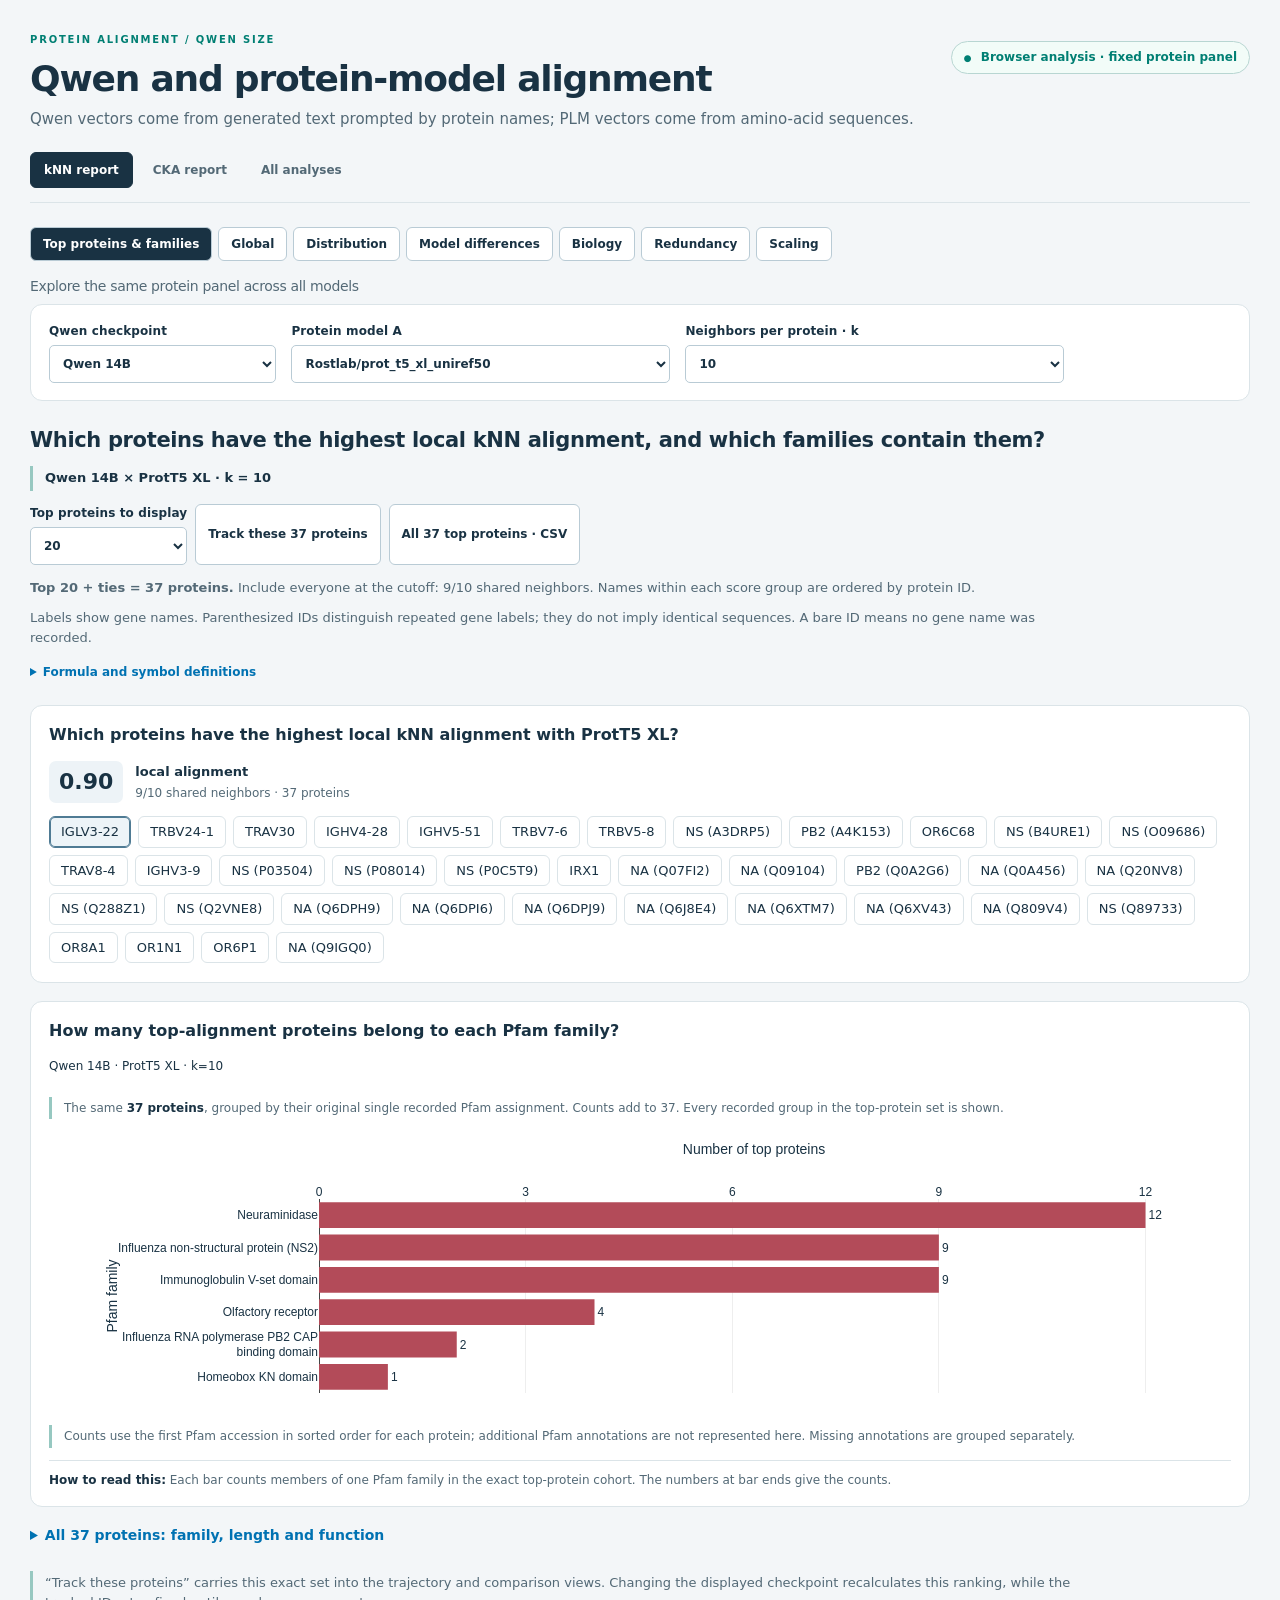
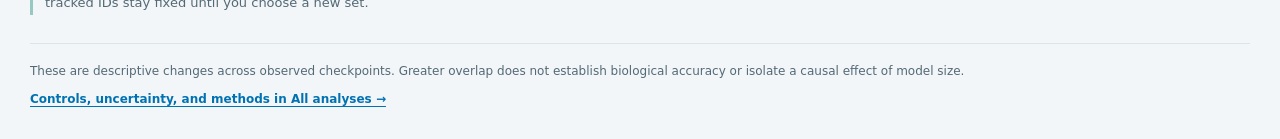
<file: baseline.html>
<!doctype html>
<html lang="en">
<head><meta name="robots" content="noindex">
  <meta charset="utf-8">
  <meta name="viewport" content="width=device-width, initial-scale=1">
  <meta name="description" content="Follow the same proteins across Qwen sizes: local neighbor overlap, differences between protein language models, and contributions to global alignment change.">
  <title>Proteins across Qwen sizes · Alignment report</title>
  <link rel="stylesheet" href="assets/dashboard_ui.css">
  <link rel="stylesheet" href="assets/hosted-loader.css">
</head>
<body class="descriptive-mode">
  <header class="page-header">
    <div><p class="eyebrow">PROTEIN ALIGNMENT / QWEN SIZE</p><h1>Qwen and protein-model alignment</h1><p class="lede">Qwen vectors come from generated text prompted by protein names; PLM vectors come from amino-acid sequences.</p></div>
    <div class="offline-badge"><span aria-hidden="true">●</span> Browser analysis · fixed protein panel</div>
  </header>
  <section id="hosted-loading" role="status" aria-live="polite" aria-atomic="true">
    <h2>Loading the alignment report</h2>
    <p id="hosted-loading-message">Downloading the fixed-panel data…</p>
    <progress id="hosted-loading-progress" max="22591578" value="0" aria-label="Data download progress"></progress>
    <p class="small-note">The first visit downloads about 21.5 MB of compressed data. All analysis runs in your browser.</p>
    <button id="hosted-retry" type="button" hidden>Try again</button>
  </section>
  <noscript><p class="notice error">JavaScript is needed to load this interactive report.</p></noscript>
  <main id="dashboard-shell" aria-busy="true" hidden>
    <nav class="report-mode-switch" aria-label="Report detail">
      <button id="show-descriptive" type="button" aria-pressed="true" aria-controls="descriptive-report">kNN report</button>
      <button id="show-cka" type="button" aria-pressed="false" aria-controls="cka-report">CKA report</button>
      <button id="show-supporting" type="button" aria-pressed="false" aria-controls="supporting-report">All analyses</button>
    </nav>
    <section id="descriptive-report" aria-labelledby="descriptive-heading">
      <nav class="guided-nav" aria-label="Analysis questions">
        <button data-guided-section="proteins">Top proteins &amp; families</button>
        <button data-guided-section="global">Global</button>
        <button data-guided-section="distribution">Distribution</button>
        <button data-guided-section="differential">Model differences</button>
        <button data-guided-section="biology">Biology</button>
        <button data-guided-section="redundancy">Redundancy</button>
        <button data-guided-section="scaling">Scaling</button>
      </nav>
      <h2 id="descriptive-heading" class="guided-report-label">Explore the same protein panel across all models</h2>
      <section class="simple-controls" aria-label="Main report controls">
        <div class="simple-comparison-controls">
          <label>Qwen checkpoint<select id="simple-qwen"></select></label>
          <label>Protein model A<select id="simple-a"></select></label>
          <label>Protein model B<select id="simple-b"></select></label>
          <label>Neighbors per protein · k<select id="simple-k"></select></label>
        </div>
        <div class="simple-filter-controls">
          <label>Find a protein<input id="simple-search" type="search" placeholder="Search gene, protein ID, or annotation…"></label>
          <label>Scaling pattern with A<select id="simple-pattern"><option value="all">All proteins</option><option value="gain">Gain</option><option value="retained">Same endpoints</option><option value="loss">Loss</option></select></label>
          <label>Order proteins<select id="simple-sort"><option value="change">Largest gain</option><option value="loss">Largest loss</option><option value="contrast">Largest A–B difference in endpoint change</option><option value="gene">Gene / protein name</option></select></label>
          <button id="simple-clear" type="button">Clear selection</button>
        </div>
      </section>
      <div id="simple-summary" class="simple-summary" aria-live="polite"></div>
      <div id="simple-view"></div>
      <footer class="simple-supporting-footer">
        <p>These are descriptive changes across observed checkpoints. Greater overlap does not establish biological accuracy or isolate a causal effect of model size.</p>
        <button type="button" class="supporting-link" data-report-mode="supporting" aria-controls="supporting-report">Controls, uncertainty, and methods in All analyses →</button>
      </footer>
    </section>
    <section id="cka-report" aria-label="CKA report" hidden><div id="cka-view"></div></section>
    <section id="supporting-report" aria-label="All analyses" hidden>
    <section class="control-panel" aria-label="Persistent analysis controls">
      <div class="control-grid">
        <label>Reference panel<select id="panel-select"></select></label>
        <label>Reference checkpoint<select id="qwen-select"></select></label>
        <label>Comparison A<select id="a-select"></select></label>
        <label>Comparison B<select id="b-select"></select></label>
        <label>Alignment metric<select id="metric-select"><option value="knn">kNN · mean neighbor overlap</option><option value="cka">CKA · centered similarity geometry</option></select></label>
        <div id="quantity-control" class="quantity-control"><div class="quantity-label-row"><label for="value-select">Protein quantity</label><button type="button" id="value-help-trigger" class="quantity-help-trigger" aria-label="Protein quantity definitions" aria-describedby="value-help-text">ⓘ</button></div><select id="value-select" aria-describedby="value-help-text"></select><div id="value-help-text" class="quantity-help" role="tooltip"></div></div>
        <label id="k-control">Neighbor count k<select id="k-select"></select></label>
        <label id="cka-control" hidden>CKA estimator<select id="cka-select"></select></label>
        <label>Scaling series<select id="series-select"></select></label>
      </div>
      <details class="advanced-settings"><summary>Fixed settings and checkpoint preset</summary><div class="settings-line"><strong>Fixed layers / pooling:</strong> <span id="layer-settings"></span></div>
      <div class="checkpoint-preset"><button id="preset-esmc-size">ESMC 600M − ESMC 300M</button><span id="preset-esmc-note">Controlled checkpoint-size contrast within ESMC; checkpoint differences do not establish a pure causal size effect.</span></div>
      </details>
      <div id="comparison-summary" class="summary-grid" aria-live="polite"></div>
      <p id="influence-value-note" class="notice" hidden>Deletion influence is the full-panel score minus the score recomputed after removing that protein. It is not additive attribution and must not be summed into a percentage explained. Ranking and group-accounting panels continue to use additive contributions.</p>
      <details class="advanced-settings"><summary>Advanced protein selection</summary><div class="selection-controls">
        <label>Rank proteins using<select id="rank-source"><option value="a">A · additive contribution</option><option value="b">B · additive contribution</option><option value="gap">A minus B · additive gap</option></select></label>
        <label>Direction<select id="rank-direction"><option value="positive">Largest positive</option><option value="negative">Strongest negative</option><option value="absolute">Largest absolute</option></select></label>
        <label>Selection size<select id="top-size"><option value="n:10">Top 10 proteins</option><option value="n:50" selected>Top 50 proteins</option><option value="n:100">Top 100 proteins</option><option value="p:1">Top 1%</option><option value="p:5">Top 5%</option><option value="p:10">Top 10%</option><option value="p:20">Top 20%</option><option value="p:50">Top 50%</option></select></label>
        <label class="check"><input type="checkbox" id="include-ties" checked> Include all boundary ties</label>
        <button id="select-top" class="primary">Select ranked proteins</button><button id="reset-selection">Clear selection</button>
      </div>
      </details>
      <div class="selection-banner"><strong id="selection-count">0 proteins selected</strong><span id="selection-definition">Click or lasso points, check table rows, or select a ranked group.</span></div>
      <details class="advanced-settings"><summary>Display filters</summary><div class="filter-controls">
        <label>Protein / annotation search<input id="protein-search" type="search" placeholder="Search gene, ID, protein name, taxon, or group…"></label>
        <label>Annotation group<select id="group-filter"><option value="">All groups</option></select></label>
        <label class="check"><input type="checkbox" id="representatives"> One representative per annotated group <span class="subtle">(display only)</span></label>
        <button id="reset-filters">Reset view filters</button>
      </div>
      <p class="filter-note" id="filter-note">View filters retain the original panel, neighbors, centering, and denominators. Selected IDs persist across model and metric changes.</p></details>
    </section>
    <div class="tab-bar" role="tablist" aria-label="Analysis sections">
      <button role="tab" id="tab-overview" data-tab="overview" aria-selected="true">Overview</button>
      <button role="tab" id="tab-contributors" data-tab="contributors" aria-selected="false">Contributors</button>
      <button role="tab" id="tab-differences" data-tab="differences" aria-selected="false">Model differences</button>
      <button role="tab" id="tab-scaling" data-tab="scaling" aria-selected="false">Scaling</button>
      <button role="tab" id="tab-explorer" data-tab="explorer" aria-selected="false">Protein explorer</button>
      <button role="tab" id="tab-controls" data-tab="controls" aria-selected="false">Controls and uncertainty</button>
      <button role="tab" id="tab-methods" data-tab="methods" aria-selected="false">Methods and validation</button>
    </div>
    <section id="view" role="tabpanel" aria-labelledby="tab-overview"></section>
    <footer class="export-footer">
      <div><strong>Take the evidence with you</strong><p>Exports retain full numeric precision and the original panel definition.</p></div>
      <div class="export-actions"><button id="export-all">All protein rows · CSV</button><button id="export-selected">Selected rows · CSV</button><button id="export-state">Save dashboard state</button><label class="button" for="import-state">Load state</label><input id="import-state" type="file" accept="application/json,.json" hidden></div>
    </footer>
    <p class="footer-note">Descriptive alignment is not biological correctness or causal attribution. This static site downloads its bundled data and scripts. Analysis runs in your browser; it does not upload protein data.</p>
    </section>
  </main>
  <div id="status-message" role="status" aria-live="polite"></div>
  <script src="assets/hosted-loader.js" defer></script>
</body>
</html>
</file>
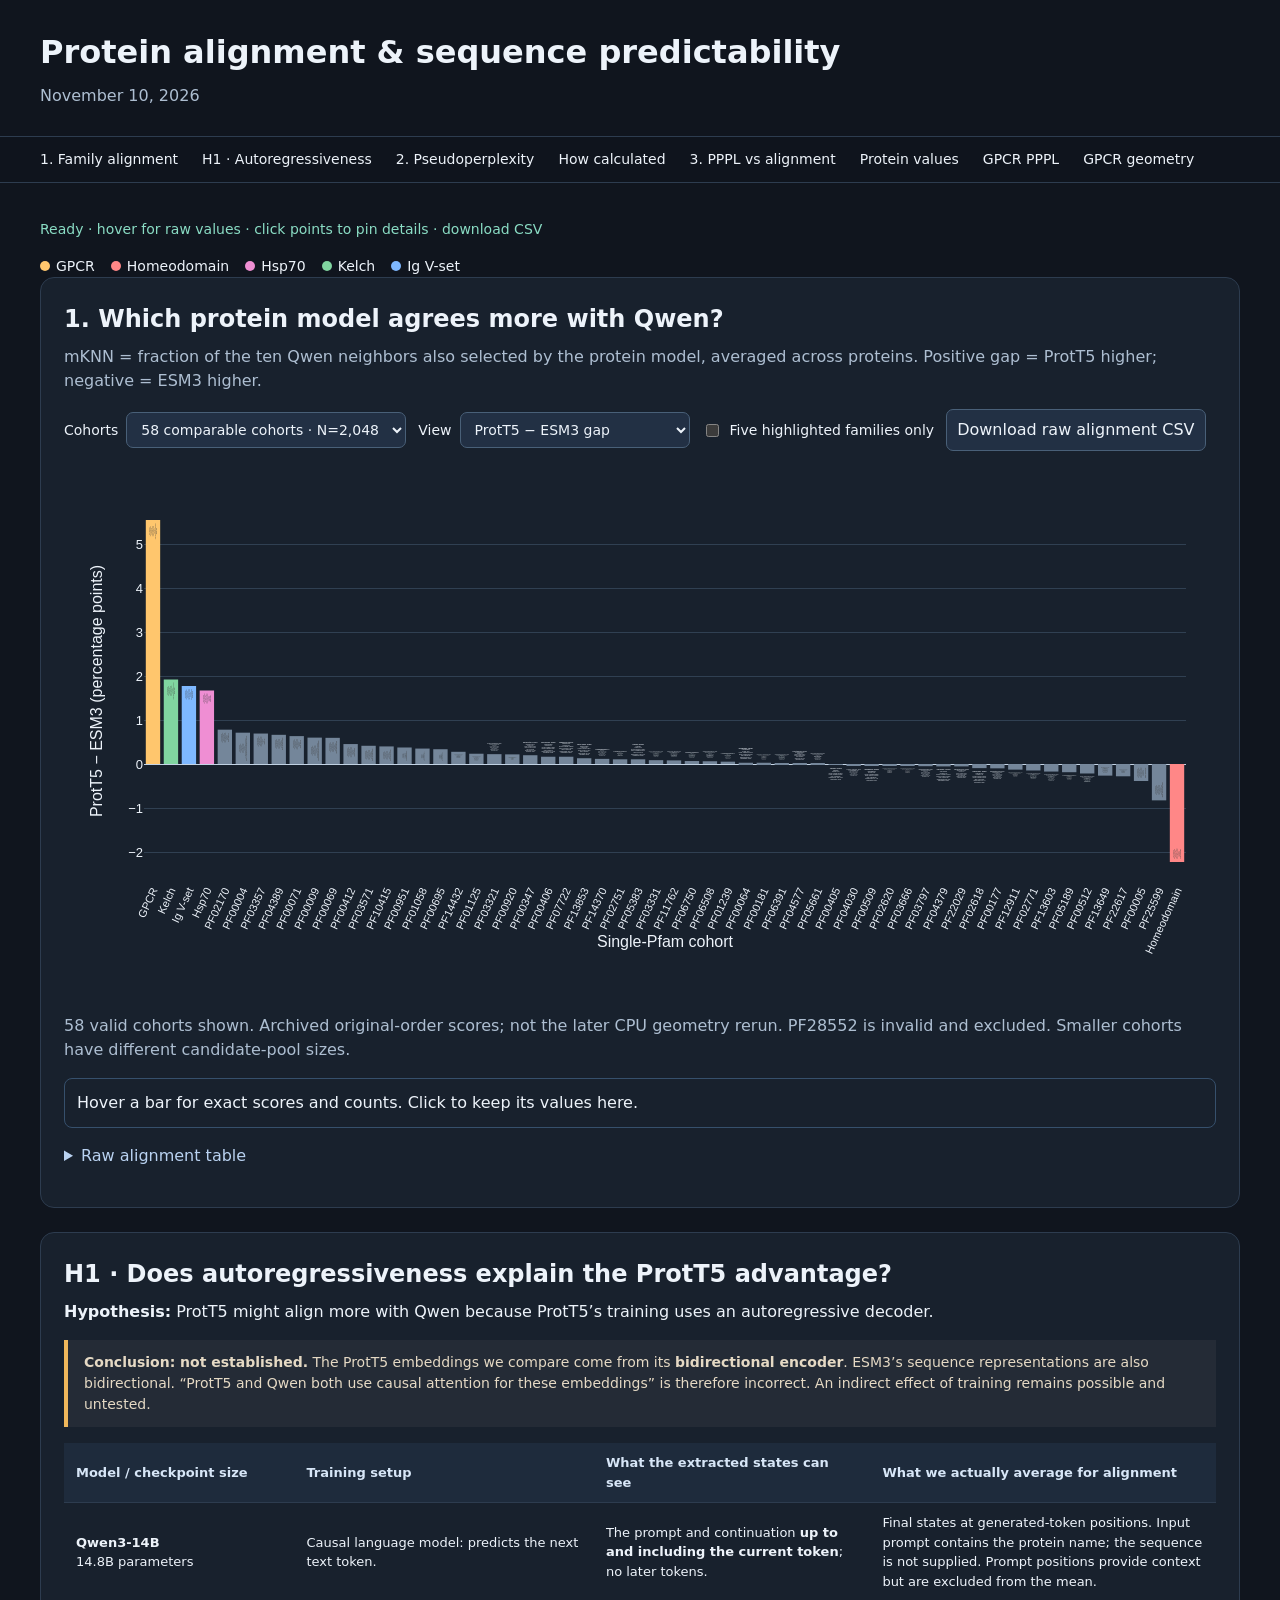
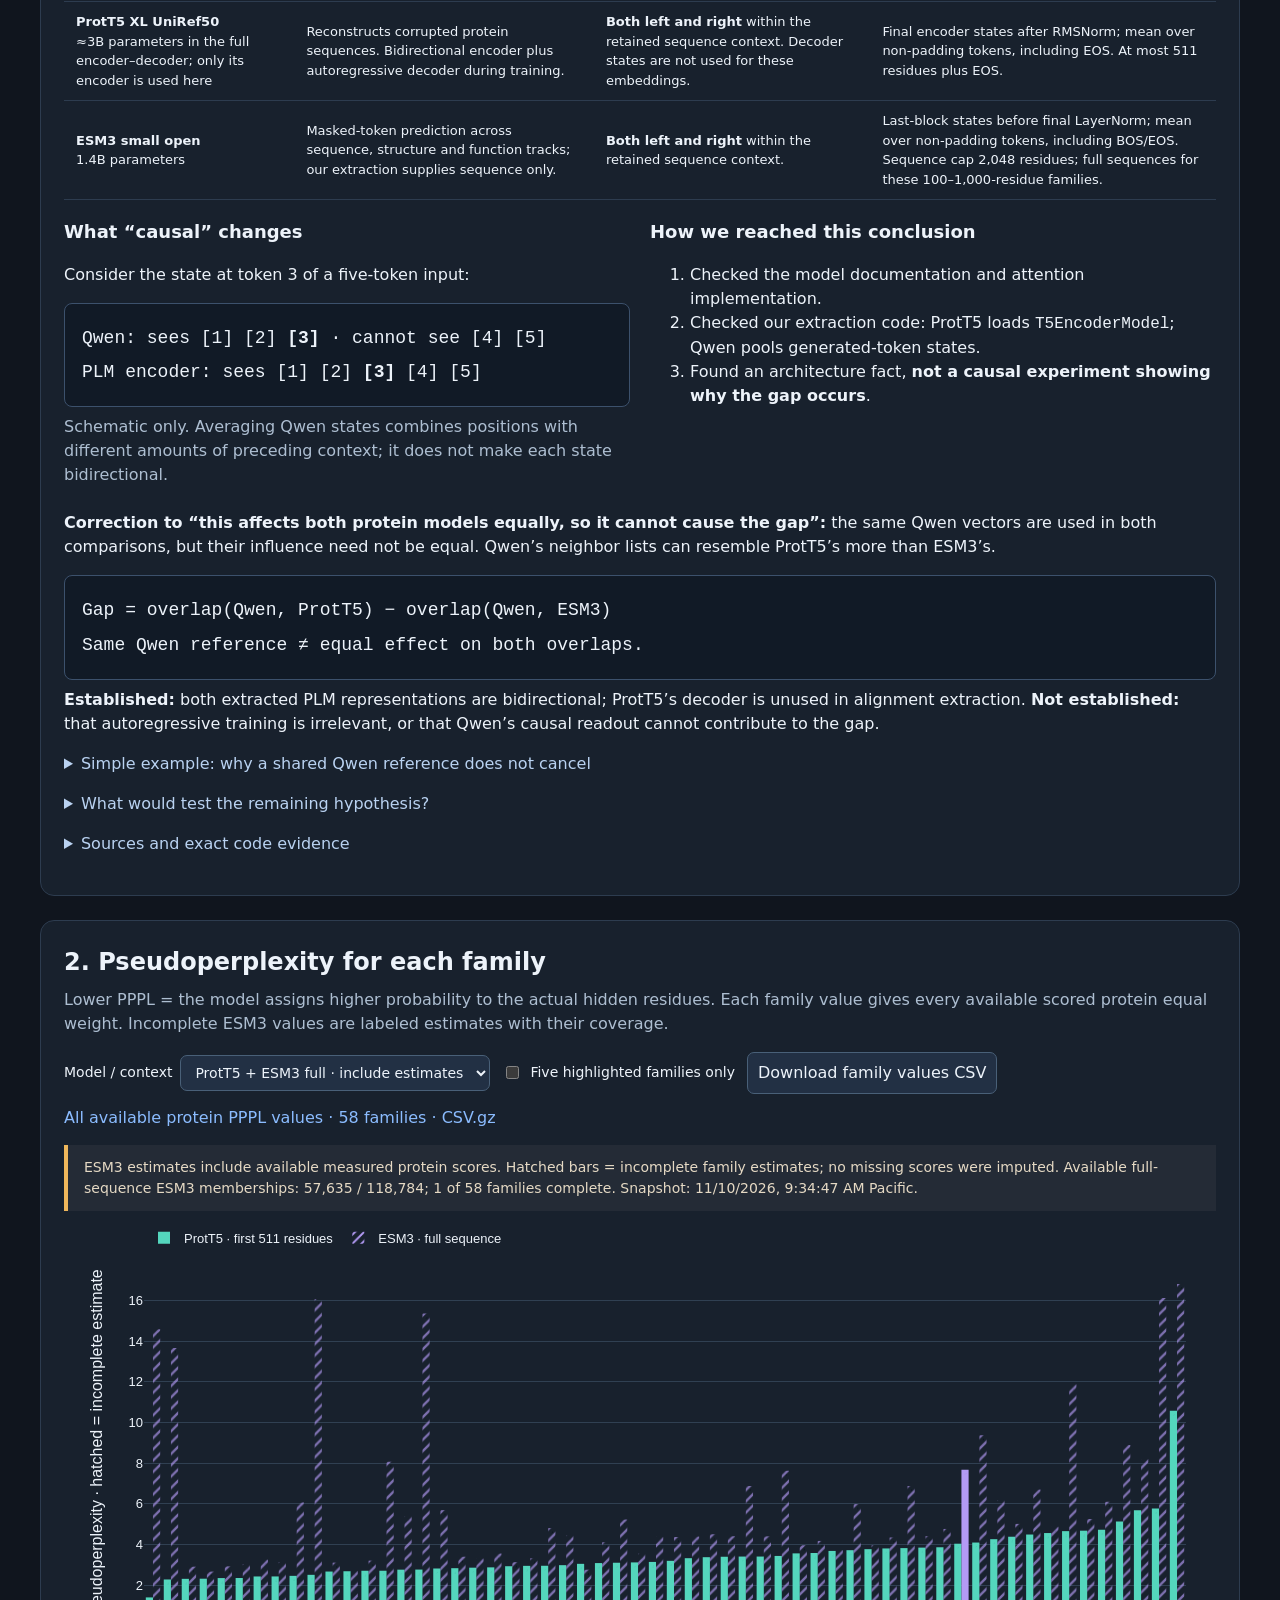
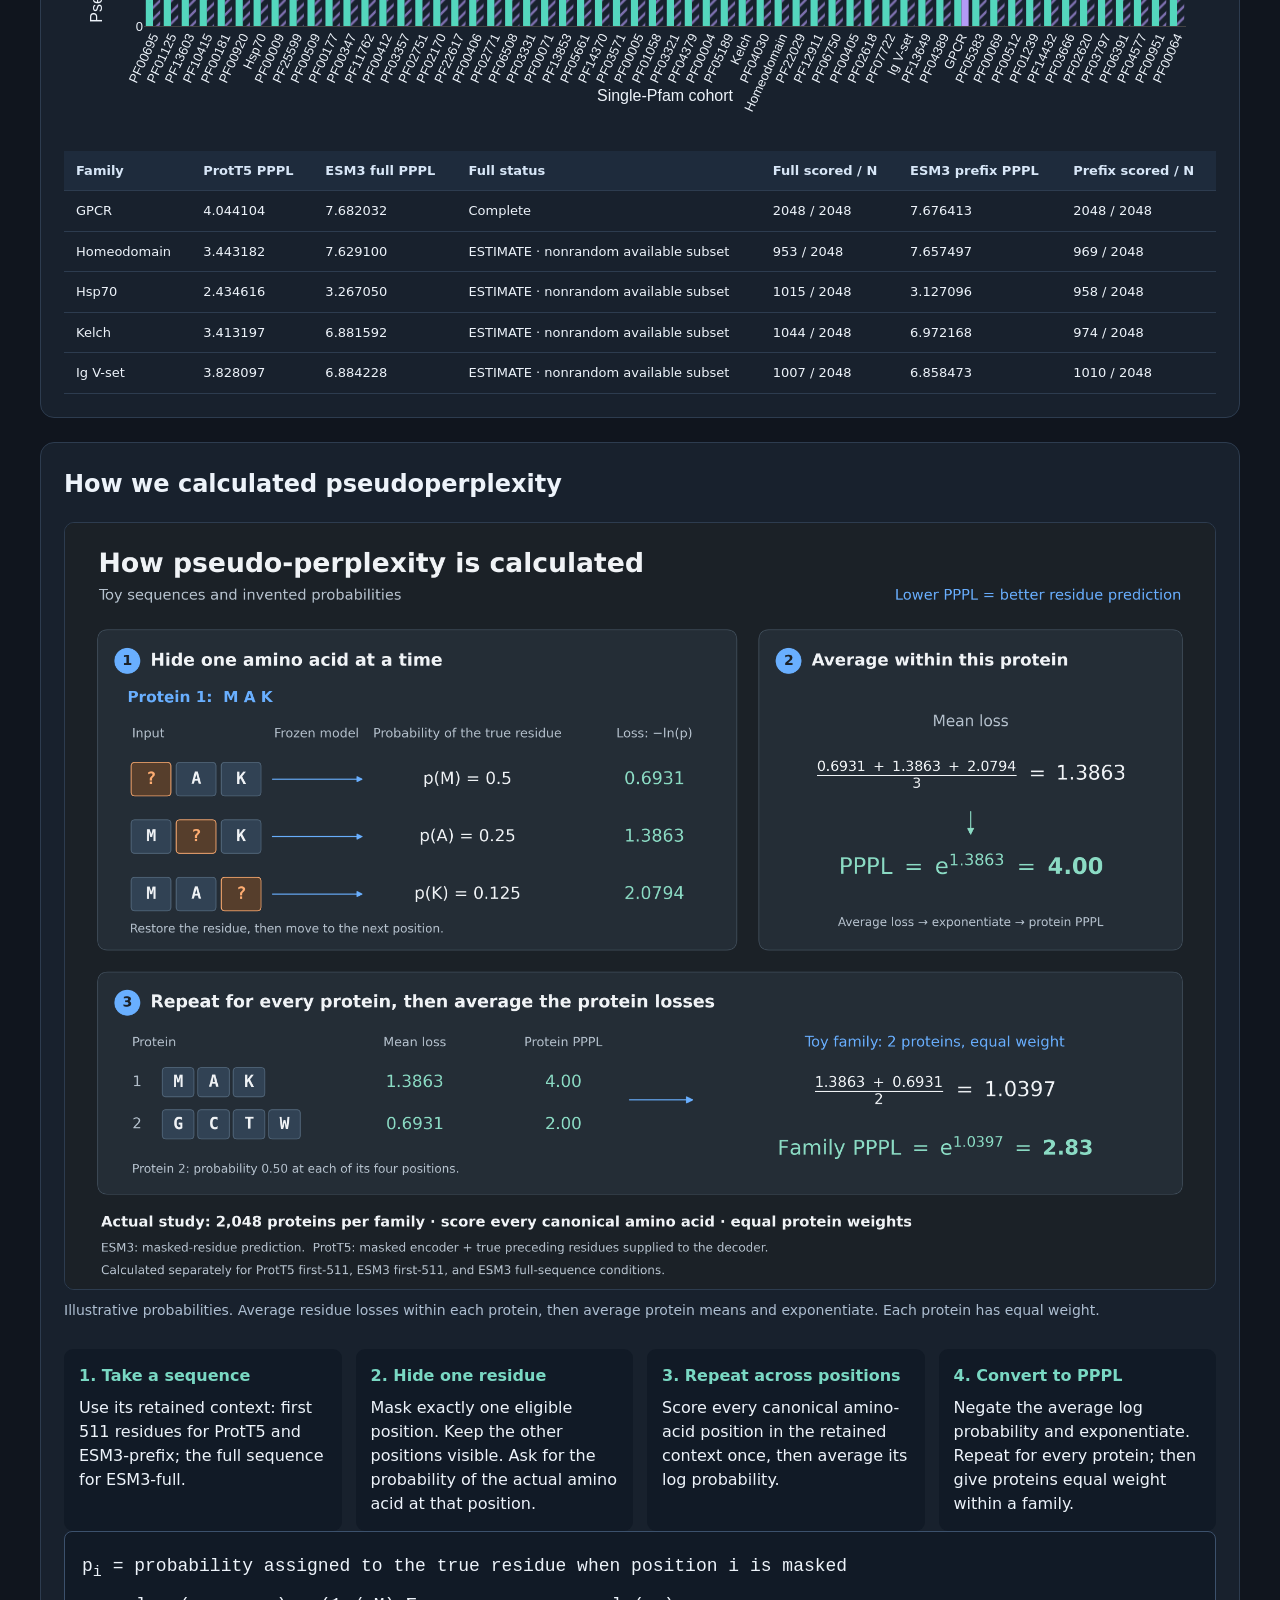
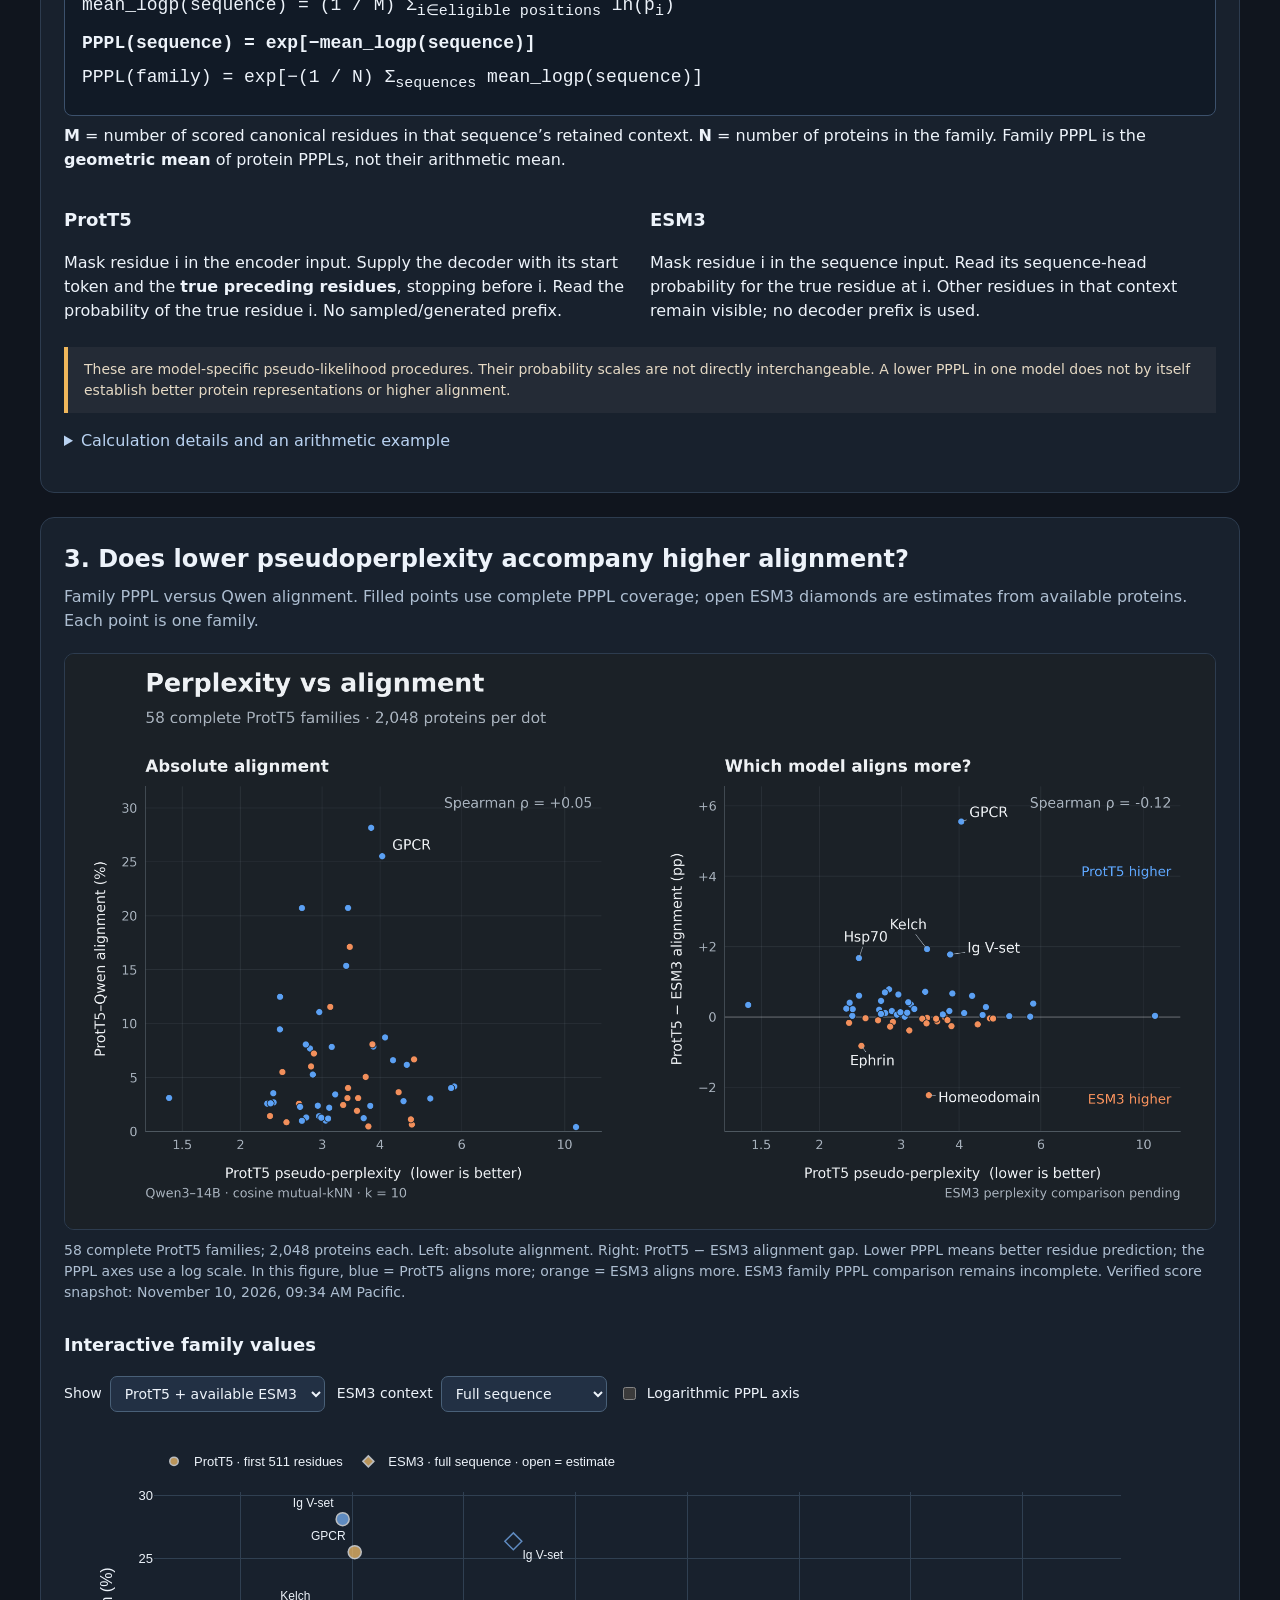
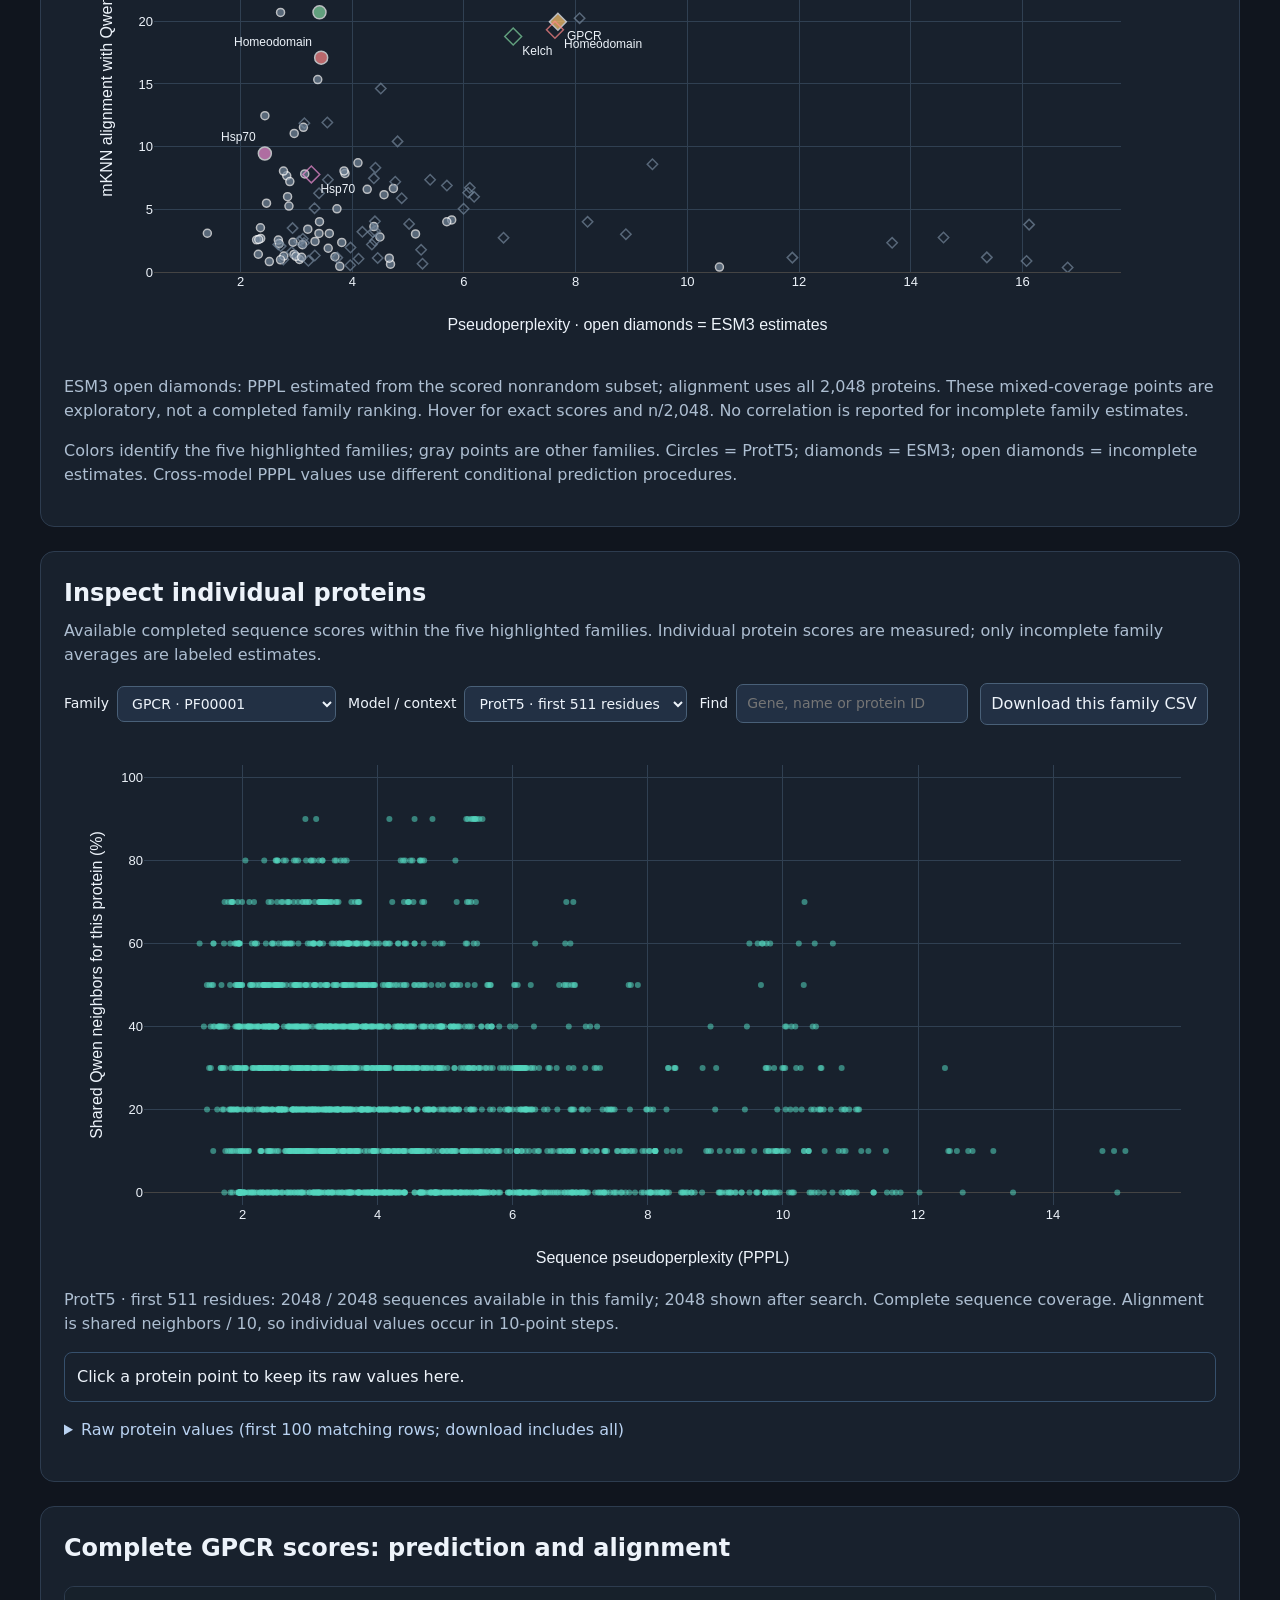
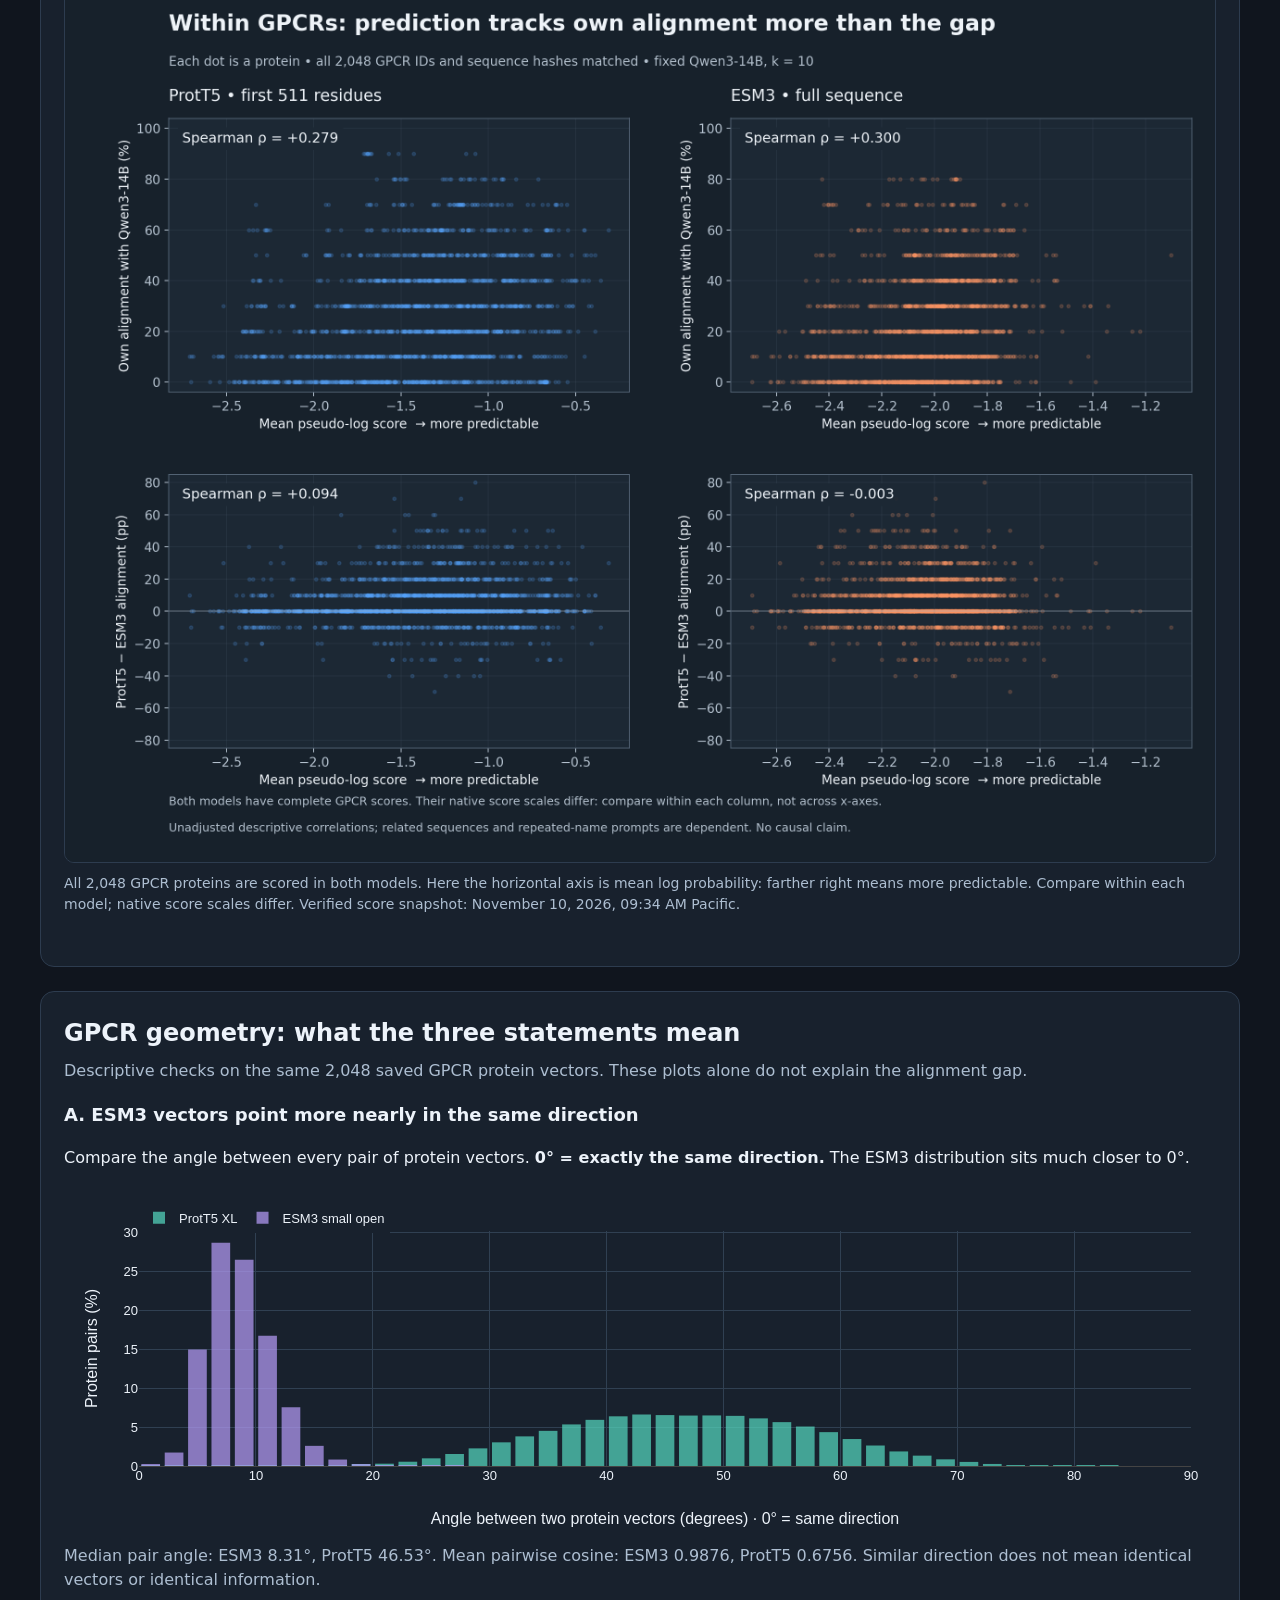
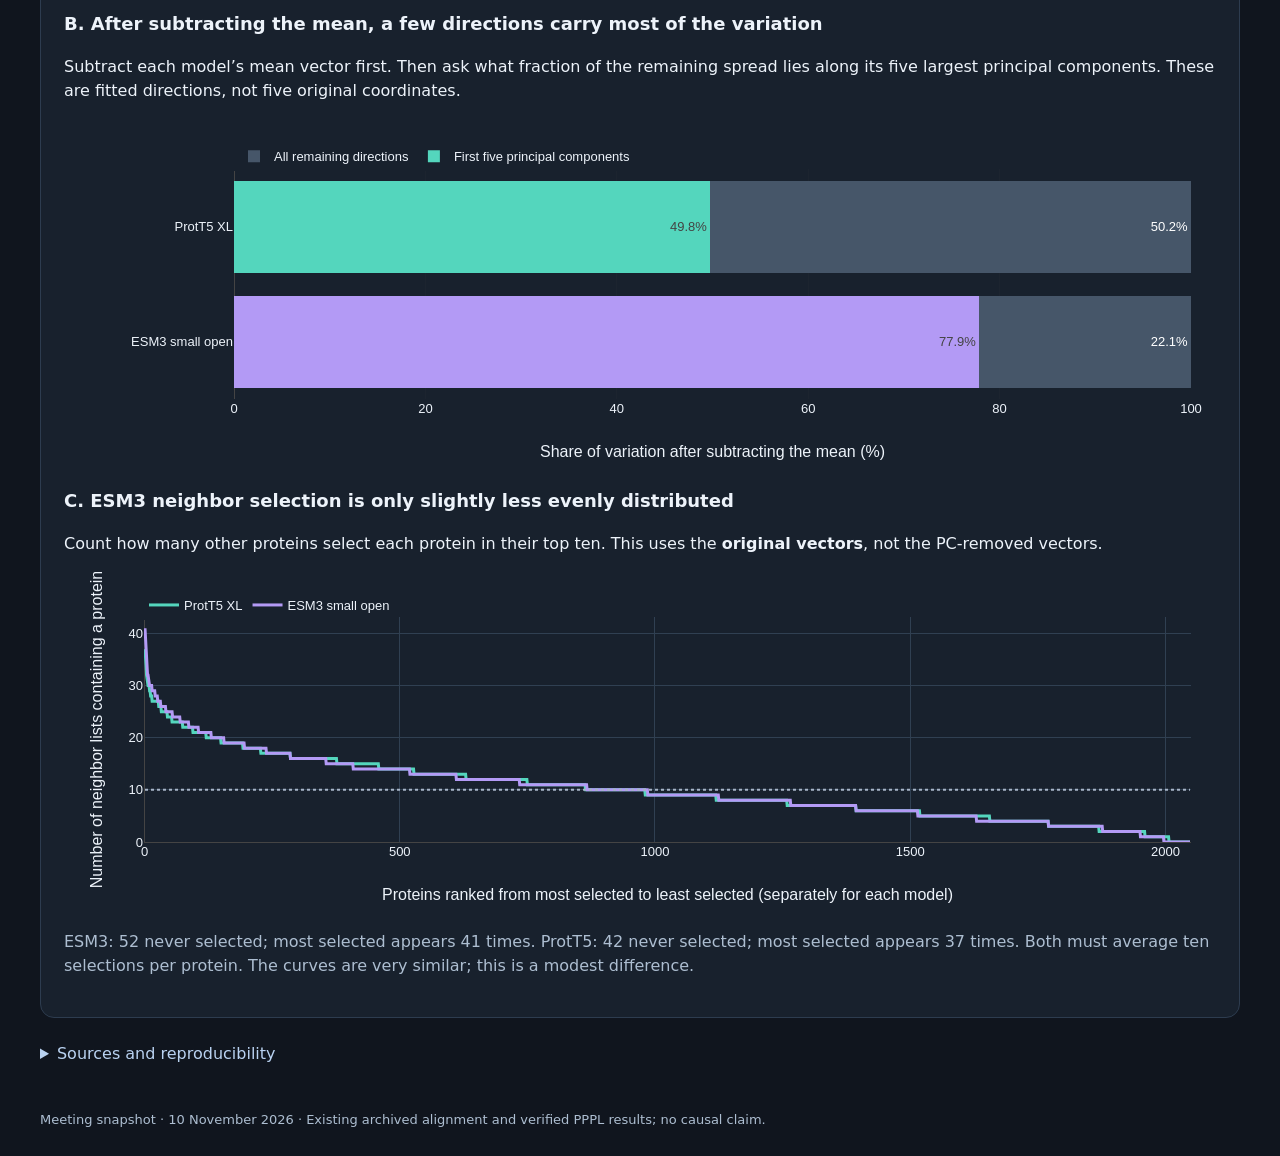
<file: 2026-11-10-protein-alignment/historical-20261110.html>
<!doctype html><html lang="en"><head><meta name="robots" content="noindex"><meta charset="utf-8"><meta name="viewport" content="width=device-width,initial-scale=1"><title>Protein alignment & sequence predictability · November 10, 2026</title>
<style>
:root{color-scheme:dark;--bg:#10151e;--panel:#18212d;--edge:#2d3c4f;--text:#edf3fa;--muted:#adbed1;--t:#54d6bd;--e:#b39af5}*{box-sizing:border-box}body{margin:0;background:var(--bg);color:var(--text);font:16px/1.5 system-ui,sans-serif}header,main{max-width:1450px;margin:auto;padding:28px 40px}header{padding-bottom:12px}h1{font-size:32px;margin:0 0 7px}h2{font-size:24px;margin:0 0 8px}h3{font-size:18px}p{margin:8px 0 16px}.muted,small{color:var(--muted)}nav{position:sticky;top:0;z-index:50;background:#10151ef5;border-block:1px solid var(--edge);padding:12px 40px;display:flex;gap:24px;flex-wrap:wrap}a{color:#8bbcff;text-decoration:none}nav a{color:var(--text);font-size:14px}section{scroll-margin-top:65px;background:var(--panel);border:1px solid var(--edge);border-radius:14px;padding:23px;margin-bottom:24px}.controls{display:flex;align-items:center;gap:12px;flex-wrap:wrap;margin:15px 0}select,button,input{font:inherit;color:var(--text);background:#223044;border:1px solid #496078;border-radius:7px;padding:8px 10px}button{cursor:pointer}button:hover{background:#30425b}label{display:flex;align-items:center;gap:8px;font-size:14px}.plot{width:100%;height:540px}.smallplot{height:350px}.row{display:grid;grid-template-columns:1fr 1fr;gap:20px}.pill{display:inline-block;background:#263449;padding:5px 10px;border-radius:20px;font-size:13px;margin:4px 8px 4px 0}.notice{border-left:4px solid #efb75b;background:#242b36;padding:12px 16px;color:#e5d9c4;font-size:14px}.formula{background:#111a26;border:1px solid #3c516c;padding:17px;border-radius:8px;font:18px/1.9 ui-monospace,monospace;overflow:auto}.steps{display:grid;grid-template-columns:repeat(4,1fr);gap:14px}.step{background:#111a26;padding:15px;border-radius:9px}.step b{display:block;margin-bottom:8px;color:#79d8c3}.tablewrap{overflow:auto;max-height:480px}table{border-collapse:collapse;width:100%;font-size:13px}td,th{padding:10px 12px;text-align:left;border-bottom:1px solid var(--edge);white-space:nowrap}th{position:sticky;top:0;background:#1e2b3c;color:#d7e6f7}tr:hover{background:#233146}.legend{display:flex;gap:16px;flex-wrap:wrap;font-size:14px}.dot{display:inline-block;width:10px;height:10px;border-radius:50%;margin-right:6px}.splitnote{display:flex;gap:30px;font-size:14px}.status{font-size:14px;color:#8adcc4}.error{color:#ff9a9a;white-space:pre-wrap}.detailbox{border:1px solid #36506c;border-radius:8px;margin-top:14px;padding:12px;min-height:50px;overflow:auto}details{margin:16px 0}summary{cursor:pointer;color:#b9d2f1}.source{font-size:12px;overflow-wrap:anywhere}footer{padding:0 40px 30px;max-width:1450px;margin:auto;color:var(--muted);font-size:13px}@media(max-width:800px){header,main{padding:20px 14px}section{padding:15px}.row,.steps{grid-template-columns:1fr}nav{padding:10px;gap:12px}.plot{height:500px}}
.pppl-figure{margin:20px 0 28px}.pppl-figure img{display:block;width:100%;height:auto;border:1px solid var(--edge);border-radius:10px}.pppl-figure figcaption{margin-top:10px;font-size:14px;color:var(--muted)}
</style><script src="../assets/plotly.min.js"></script></head><body>
<header><h1>Protein alignment & sequence predictability</h1><p class="muted">November 10, 2026</p></header>
<nav><a href="#alignment">1. Family alignment</a><a href="#h1">H1 · Autoregressiveness</a><a href="#pppl">2. Pseudoperplexity</a><a href="#calculation">How calculated</a><a href="#relationship">3. PPPL vs alignment</a><a href="#proteins">Protein values</a><a href="#gpcr-pppl">GPCR PPPL</a><a href="#geometry">GPCR geometry</a></nav>
<main><p class="status" id="loadStatus">Loading plots…</p><div class="legend" id="familyLegend"></div><noscript><p class="notice">Enable JavaScript to view interactive plots. Raw scores are available in the CSV downloads.</p></noscript>
<section id="alignment"><h2>1. Which protein model agrees more with Qwen?</h2><p class="muted">mKNN = fraction of the ten Qwen neighbors also selected by the protein model, averaged across proteins. Positive gap = ProtT5 higher; negative = ESM3 higher.</p>
<div class="controls"><label>Cohorts <select id="cohortFilter"><option value="n2048">58 comparable cohorts · N=2,048</option><option value="smaller_cohort">37 smaller valid cohorts</option><option value="all">All 95 valid cohorts · sizes differ</option></select></label><label>View <select id="alignmentView"><option value="gap">ProtT5 − ESM3 gap</option><option value="raw">Both raw alignment scores</option></select></label><label><input type="checkbox" id="focusOnly"> Five highlighted families only</label><button onclick="downloadFamily()">Download raw alignment CSV</button></div>
<div id="alignmentPlot" class="plot"></div><p class="muted" id="alignmentNote"></p><div class="detailbox" id="clickedFamily">Hover a bar for exact scores and counts. Click to keep its values here.</div>
<details><summary>Raw alignment table</summary><div id="alignmentTable" class="tablewrap"></div></details></section>
<section id="h1"><h2>H1 · Does autoregressiveness explain the ProtT5 advantage?</h2>
<p><b>Hypothesis:</b> ProtT5 might align more with Qwen because ProtT5’s training uses an autoregressive decoder.</p>
<p class="notice"><b>Conclusion: not established.</b> The ProtT5 embeddings we compare come from its <b>bidirectional encoder</b>. ESM3’s sequence representations are also bidirectional. “ProtT5 and Qwen both use causal attention for these embeddings” is therefore incorrect. An indirect effect of training remains possible and untested.</p>
<div class="tablewrap"><table style="table-layout:fixed;min-width:850px"><thead><tr><th style="white-space:normal;width:20%">Model / checkpoint size</th><th style="white-space:normal;width:26%">Training setup</th><th style="white-space:normal;width:24%">What the extracted states can see</th><th style="white-space:normal;width:30%">What we actually average for alignment</th></tr></thead><tbody>
<tr><td style="white-space:normal"><b>Qwen3-14B</b><br>14.8B parameters</td><td style="white-space:normal">Causal language model: predicts the next text token.</td><td style="white-space:normal">The prompt and continuation <b>up to and including the current token</b>; no later tokens.</td><td style="white-space:normal">Final states at generated-token positions. Input prompt contains the protein name; the sequence is not supplied. Prompt positions provide context but are excluded from the mean.</td></tr>
<tr><td style="white-space:normal"><b>ProtT5 XL UniRef50</b><br>≈3B parameters in the full encoder–decoder; only its encoder is used here</td><td style="white-space:normal">Reconstructs corrupted protein sequences. Bidirectional encoder plus autoregressive decoder during training.</td><td style="white-space:normal"><b>Both left and right</b> within the retained sequence context. Decoder states are not used for these embeddings.</td><td style="white-space:normal">Final encoder states after RMSNorm; mean over non-padding tokens, including EOS. At most 511 residues plus EOS.</td></tr>
<tr><td style="white-space:normal"><b>ESM3 small open</b><br>1.4B parameters</td><td style="white-space:normal">Masked-token prediction across sequence, structure and function tracks; our extraction supplies sequence only.</td><td style="white-space:normal"><b>Both left and right</b> within the retained sequence context.</td><td style="white-space:normal">Last-block states before final LayerNorm; mean over non-padding tokens, including BOS/EOS. Sequence cap 2,048 residues; full sequences for these 100–1,000-residue families.</td></tr>
</tbody></table></div>
<div class="row"><div><h3>What “causal” changes</h3><p>Consider the state at token 3 of a five-token input:</p><div class="formula">Qwen: sees [1] [2] <b>[3]</b> · cannot see [4] [5]<br>PLM encoder: sees [1] [2] <b>[3]</b> [4] [5]</div><p class="muted">Schematic only. Averaging Qwen states combines positions with different amounts of preceding context; it does not make each state bidirectional.</p></div><div><h3>How we reached this conclusion</h3><ol><li>Checked the model documentation and attention implementation.</li><li>Checked our extraction code: ProtT5 loads <code>T5EncoderModel</code>; Qwen pools generated-token states.</li><li>Found an architecture fact, <b>not a causal experiment showing why the gap occurs</b>.</li></ol></div></div>
<p><b>Correction to “this affects both protein models equally, so it cannot cause the gap”:</b> the same Qwen vectors are used in both comparisons, but their influence need not be equal. Qwen’s neighbor lists can resemble ProtT5’s more than ESM3’s.</p>
<div class="formula">Gap = overlap(Qwen, ProtT5) − overlap(Qwen, ESM3)<br>Same Qwen reference ≠ equal effect on both overlaps.</div>
<p><b>Established:</b> both extracted PLM representations are bidirectional; ProtT5’s decoder is unused in alignment extraction. <b>Not established:</b> that autoregressive training is irrelevant, or that Qwen’s causal readout cannot contribute to the gap.</p>
<details><summary>Simple example: why a shared Qwen reference does not cancel</summary><p>Illustration with k=2, not measured data: suppose ProtT5 selects {A,B} and ESM3 selects {C,D}. A Qwen list {A,B} gives 100% versus 0% overlap. A different Qwen list {A,C} gives 50% versus 50%. In each comparison both PLMs use the same Qwen list, yet changing that list changes the gap.</p></details>
<details><summary>What would test the remaining hypothesis?</summary><p>Changing Qwen pooling while holding both PLM vectors fixed would test <b>Qwen-readout sensitivity</b>, not isolate autoregressiveness. Isolating the training objective would require matched training/checkpoint comparisons with other factors controlled. No such experiment was run here. Turning off a causal mask on a pretrained Qwen model would change its inference regime and would not by itself establish a training-objective cause.</p><p><b>Separate PPPL point:</b> ProtT5’s decoder <em>is</em> used for its residue-probability calculation below. Encoder-only alignment and encoder–decoder PPPL are different measurements.</p></details>
<details><summary>Sources and exact code evidence</summary><ul>
<li><a href="https://huggingface.co/Qwen/Qwen3-14B">Qwen model card</a>: “Type: Causal Language Models”; 14.8B parameters.</li>
<li><a href="https://huggingface.co/Rostlab/prot_t5_xl_uniref50">ProtT5 model card</a>: “encoder-decoder architecture”; approximately 3B parameters for the full model.</li>
<li><a href="https://raw.githubusercontent.com/huggingface/transformers/v4.57.6/src/transformers/models/t5/modeling_t5.py">T5 implementation, v4.57.6</a>: distinguishes “non-causal encoder” from “causal decoder”.</li>
<li><a href="https://raw.githubusercontent.com/evolutionaryscale/esm/v3.4.1.post1/_assets/ESM3_README.md">ESM3 author README, v3.4.1.post1</a>: “generative masked language model”; “all-to-all reasoning”; small model 1.4B.</li>
<li>Local extraction: <code>embeddings/encoder.py:239–240</code> selects <code>T5EncoderModel</code>; <code>embeddings/extract_generated_continuation.py</code> loads Qwen as a causal LM and pools continuation positions; <code>embeddings/extract_plm_esm_sdk.py:195–218</code> reads ESM3 embeddings. Detailed readout audit: <code>output/gap_explanation_20261110/source_review/FACTS.md</code>.</li>
</ul></details></section>
<section id="pppl"><h2>2. Pseudoperplexity for each family</h2><p class="muted">Lower PPPL = the model assigns higher probability to the actual hidden residues. Each family value gives every available scored protein equal weight. Incomplete ESM3 values are labeled estimates with their coverage.</p>
<div class="controls"><label>Model / context <select id="ppplModel"><option value="both">ProtT5 + ESM3 full · include estimates</option><option value="prott5">ProtT5 · first 511 residues</option><option value="esm3_full">ESM3 · full sequence</option><option value="esm3_prefix">ESM3 · first 511 residues</option></select></label><label><input type="checkbox" id="ppplFocus"> Five highlighted families only</label><button onclick="downloadPPPL()">Download family values CSV</button><a href="all_available_protein_pppl.csv.gz" download>All available protein PPPL values · 58 families · CSV.gz</a></div>
<div class="notice" id="coverageNotice"></div><div id="ppplPlot" class="plot"></div><div id="highlightTable" class="tablewrap"></div>
</section>
<section id="calculation"><h2>How we calculated pseudoperplexity</h2>
<figure class="pppl-figure" id="pppl-calculation-figure"><img src="pppl_calculation_walkthrough.png" width="4080" height="2720" alt="Toy sequences show single-residue masking, averaging residue losses into protein PPPLs of 4 and 2, then equal-protein averaging into family PPPL 2.83."><figcaption>Illustrative probabilities. Average residue losses within each protein, then average protein means and exponentiate. Each protein has equal weight.</figcaption></figure>
<div class="steps"><div class="step"><b>1. Take a sequence</b>Use its retained context: first 511 residues for ProtT5 and ESM3-prefix; the full sequence for ESM3-full.</div><div class="step"><b>2. Hide one residue</b>Mask exactly one eligible position. Keep the other positions visible. Ask for the probability of the actual amino acid at that position.</div><div class="step"><b>3. Repeat across positions</b>Score every canonical amino-acid position in the retained context once, then average its log probability.</div><div class="step"><b>4. Convert to PPPL</b>Negate the average log probability and exponentiate. Repeat for every protein; then give proteins equal weight within a family.</div></div>
<div class="formula">p<sub>i</sub> = probability assigned to the true residue when position i is masked<br>mean_logp(sequence) = (1 / M) Σ<sub>i∈eligible positions</sub> ln(p<sub>i</sub>)<br><b>PPPL(sequence) = exp[−mean_logp(sequence)]</b><br>PPPL(family) = exp[−(1 / N) Σ<sub>sequences</sub> mean_logp(sequence)]</div>
<p><b>M</b> = number of scored canonical residues in that sequence’s retained context. <b>N</b> = number of proteins in the family. Family PPPL is the <b>geometric mean</b> of protein PPPLs, not their arithmetic mean.</p>
<div class="row"><div><h3>ProtT5</h3><p>Mask residue i in the encoder input. Supply the decoder with its start token and the <b>true preceding residues</b>, stopping before i. Read the probability of the true residue i. No sampled/generated prefix.</p></div><div><h3>ESM3</h3><p>Mask residue i in the sequence input. Read its sequence-head probability for the true residue at i. Other residues in that context remain visible; no decoder prefix is used.</p></div></div>
<p class="notice">These are model-specific pseudo-likelihood procedures. Their probability scales are not directly interchangeable. A lower PPPL in one model does not by itself establish better protein representations or higher alignment.</p>
<details><summary>Calculation details and an arithmetic example</summary><p>Probabilities use a softmax over the full model vocabulary. Special tokens and noncanonical residue targets are excluded from the mean; context handling follows the frozen scorer. Prefix scoring does not include residues after position 511. The frozen families have sequences of 100–1,000 residues, so ESM3-full covers their full sequences.</p><p><b>Illustrative example, not a measured protein:</b> target probabilities 0.5, 0.25 and 1 give PPPL = exp[−(ln0.5 + ln0.25 + ln1)/3] = <b>2</b>.</p><div id="methodDetails" class="source"></div></details></section>
<section id="relationship"><h2>3. Does lower pseudoperplexity accompany higher alignment?</h2><p class="muted">Family PPPL versus Qwen alignment. Filled points use complete PPPL coverage; open ESM3 diamonds are estimates from available proteins. Each point is one family.</p>
<figure class="pppl-figure" id="pppl-family-figure"><img src="pppl_family_alignment.png" width="4320" height="2160" alt="58 completed ProtT5 families: pseudo-perplexity versus absolute Qwen alignment on the left and ProtT5 minus ESM3 alignment gap on the right. Spearman correlations are plus 0.05 and minus 0.12."><figcaption>58 complete ProtT5 families; 2,048 proteins each. Left: absolute alignment. Right: ProtT5 − ESM3 alignment gap. Lower PPPL means better residue prediction; the PPPL axes use a log scale. In this figure, blue = ProtT5 aligns more; orange = ESM3 aligns more. ESM3 family PPPL comparison remains incomplete. Verified score snapshot: November 10, 2026, 09:34 AM Pacific.</figcaption></figure>
<h3>Interactive family values</h3>
<div class="controls"><label>Show <select id="scatterModel"><option value="both">ProtT5 + available ESM3</option><option value="prott5">ProtT5 only</option><option value="esm3">ESM3 only</option></select></label><label>ESM3 context <select id="esmContext"><option value="esm3_full">Full sequence</option><option value="esm3_prefix">First 511 residues</option></select></label><label><input type="checkbox" id="logX"> Logarithmic PPPL axis</label></div>
<div id="relationshipPlot" class="plot"></div><p class="muted" id="scatterNote"></p><p class="muted">Colors identify the five highlighted families; gray points are other families. Circles = ProtT5; diamonds = ESM3; open diamonds = incomplete estimates. Cross-model PPPL values use different conditional prediction procedures.</p></section>
<section id="proteins"><h2>Inspect individual proteins</h2><p class="muted">Available completed sequence scores within the five highlighted families. Individual protein scores are measured; only incomplete family averages are labeled estimates.</p><div class="controls"><label>Family <select id="proteinFamily"></select></label><label>Model / context <select id="proteinModel"><option value="prott5">ProtT5 · first 511 residues</option><option value="esm3_full">ESM3 · full sequence</option><option value="esm3_prefix">ESM3 · first 511 residues</option></select></label><label>Find <input id="proteinSearch" placeholder="Gene, name or protein ID" size="25"></label><button onclick="downloadProteins()">Download this family CSV</button></div><div id="proteinPlot" class="plot"></div><p id="proteinNote" class="muted"></p><div class="detailbox" id="clickedProtein">Click a protein point to keep its raw values here.</div><details><summary>Raw protein values (first 100 matching rows; download includes all)</summary><div id="proteinTable" class="tablewrap"></div></details></section>
<section id="gpcr-pppl"><h2>Complete GPCR scores: prediction and alignment</h2>
<figure class="pppl-figure" id="pppl-gpcr-figure"><img src="pppl_gpcr_alignment.png" width="2484" height="1890" alt="Complete 2,048-protein GPCR comparison: each model's mean pseudo-log score versus its own Qwen alignment and the ProtT5 minus ESM3 alignment gap."><figcaption>All 2,048 GPCR proteins are scored in both models. Here the horizontal axis is mean log probability: farther right means more predictable. Compare within each model; native score scales differ. Verified score snapshot: November 10, 2026, 09:34 AM Pacific.</figcaption></figure>
</section>
<section id="geometry"><h2>GPCR geometry: what the three statements mean</h2><p class="muted">Descriptive checks on the same 2,048 saved GPCR protein vectors. These plots alone do not explain the alignment gap.</p><h3>A. ESM3 vectors point more nearly in the same direction</h3><p>Compare the angle between every pair of protein vectors. <b>0° = exactly the same direction.</b> The ESM3 distribution sits much closer to 0°.</p><div id="anglePlot" class="plot smallplot"></div><p class="muted">Median pair angle: ESM3 8.31°, ProtT5 46.53°. Mean pairwise cosine: ESM3 0.9876, ProtT5 0.6756. Similar direction does not mean identical vectors or identical information.</p><h3>B. After subtracting the mean, a few directions carry most of the variation</h3><p>Subtract each model’s mean vector first. Then ask what fraction of the remaining spread lies along its five largest principal components. These are fitted directions, not five original coordinates.</p><div id="variancePlot" class="plot smallplot"></div><h3>C. ESM3 neighbor selection is only slightly less evenly distributed</h3><p>Count how many other proteins select each protein in their top ten. This uses the <b>original vectors</b>, not the PC-removed vectors.</p><div id="incomingPlot" class="plot smallplot"></div><p class="muted">ESM3: 52 never selected; most selected appears 41 times. ProtT5: 42 never selected; most selected appears 37 times. Both must average ten selections per protein. The curves are very similar; this is a modest difference.</p></section>
<details><summary>Sources and reproducibility</summary><div id="sources" class="source"></div><p>Plotting code and data are hosted with this page. Download buttons export raw values and completion flags. No model inference was launched to build this dashboard.</p></details>
<div id="errors" class="error"></div>
</main><footer>Meeting snapshot · 10 November 2026 · Existing archived alignment and verified PPPL results; no causal claim.</footer>
<script src="data.js"></script><script src="dashboard.js"></script></body></html>
</file>
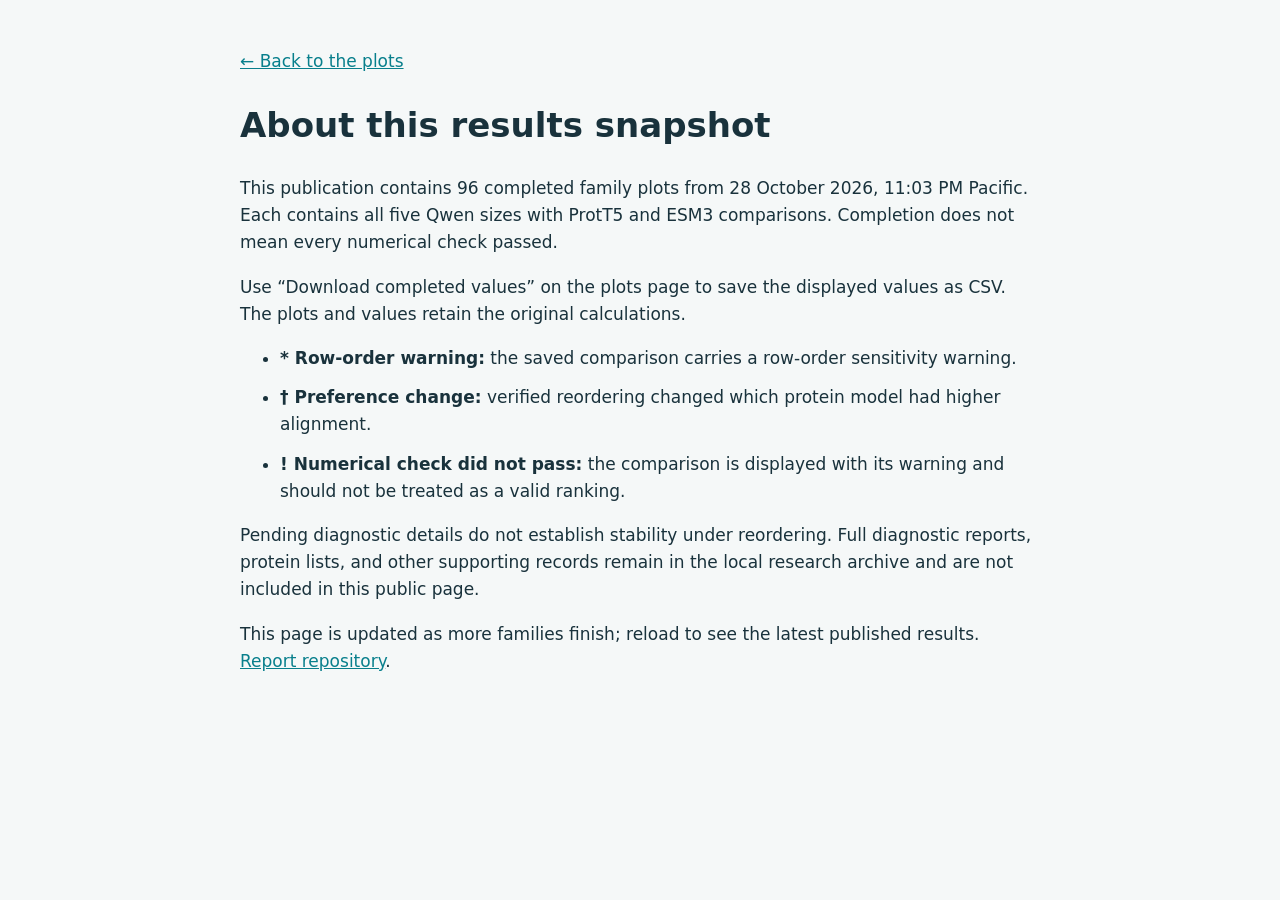
<file: single-family/supporting.html>
<!doctype html><html lang="en"><meta charset="utf-8">
<meta name="robots" content="noindex"><meta name="viewport" content="width=device-width,initial-scale=1"><title>About the results snapshot</title>
<style>body{max-width:800px;margin:48px auto;padding:0 24px;font:17px/1.6 system-ui;color:#19323c;background:#f5f8f8}a{color:#087f8c}li{margin:12px 0}</style>
<main><a href="index.html">← Back to the plots</a><h1>About this results snapshot</h1>
<p>This publication contains 96 completed family plots from 28 October 2026, 11:03 PM Pacific. Each contains all five Qwen sizes with ProtT5 and ESM3 comparisons. Completion does not mean every numerical check passed.</p>
<p>Use “Download completed values” on the plots page to save the displayed values as CSV. The plots and values retain the original calculations.</p>
<ul><li><strong>* Row-order warning:</strong> the saved comparison carries a row-order sensitivity warning.</li>
<li><strong>† Preference change:</strong> verified reordering changed which protein model had higher alignment.</li>
<li><strong>! Numerical check did not pass:</strong> the comparison is displayed with its warning and should not be treated as a valid ranking.</li></ul>
<p>Pending diagnostic details do not establish stability under reordering. Full diagnostic reports, protein lists, and other supporting records remain in the local research archive and are not included in this public page.</p>
<p>This page is updated as more families finish; reload to see the latest published results. <a href="https://github.com/tlouskt/nodes-align-results">Report repository</a>.</p></main></html>
</file>
<file: assets/dashboard_ui.css>
:root{--ink:#193243;--muted:#536976;--line:#dbe4e8;--bg:#f3f6f8;--white:#fff;--a:#0072b2;--b:#d55e00;--teal:#007f73;--purple:#7057a3;--soft:#eaf3f8;--negative:#a34b5b;--radius:12px;color-scheme:light;font-family:system-ui,-apple-system,BlinkMacSystemFont,"Segoe UI",sans-serif}
*{box-sizing:border-box}body{margin:0;background:var(--bg);color:var(--ink);font-size:14px;line-height:1.55}button,input,select{font:inherit}button,.button{border:1px solid #b9cbd5;border-radius:6px;background:white;color:var(--ink);padding:8px 12px;cursor:pointer;font-weight:600;line-height:1.35}button:hover,.button:hover{background:var(--soft);border-color:#7c9eb1}button:focus-visible,input:focus-visible,select:focus-visible,.button:focus-visible{outline:3px solid #62b6da;outline-offset:2px}button:disabled{opacity:.45;cursor:not-allowed}button.primary{background:var(--a);border-color:var(--a);color:white}select,input[type=search],input[type=number]{width:100%;padding:7px 9px;background:white;color:var(--ink);border:1px solid #b9cbd5;border-radius:5px;min-width:0;height:38px}input[type=checkbox]{accent-color:var(--a);width:16px;height:16px;flex-shrink:0}label{display:flex;flex-direction:column;font-size:12px;letter-spacing:.01em;font-weight:650;gap:5px;min-width:0}label.check{flex-direction:row;align-items:center;gap:7px;font-size:12px;font-weight:500}h1,h2,h3,p{margin-top:0}h1{font-size:clamp(25px,3vw,36px);letter-spacing:-1.2px;line-height:1.2;margin-bottom:8px;font-weight:730}h2{font-size:21px;line-height:1.3;margin-bottom:8px;letter-spacing:-.35px}h3{font-size:16px;margin-bottom:8px}p{margin-bottom:12px}.page-header{max-width:1660px;margin:auto;padding:32px 30px 21px;display:flex;align-items:flex-start;justify-content:space-between;gap:20px}.eyebrow{font-size:10px;letter-spacing:1.8px;font-weight:750;color:var(--teal);margin-bottom:9px}.lede{font-size:15px;color:var(--muted);margin:0}.offline-badge{font-size:12px;font-weight:650;color:var(--teal);border:1px solid #b8d6d2;border-radius:20px;padding:6px 12px;background:#f2fcf8;white-space:nowrap;margin-top:9px}.offline-badge span{font-size:9px;margin-right:5px}main{max-width:1660px;margin:auto;padding:0 30px 24px}.control-panel{background:white;border:1px solid var(--line);border-radius:var(--radius);padding:18px 20px 11px;box-shadow:0 2px 3px #19324304}.control-grid{display:grid;grid-template-columns:repeat(4,minmax(0,1fr));gap:12px 18px}.key{display:inline-block;width:9px;height:9px;border-radius:50%;vertical-align:middle}.key-a{background:var(--a)}.key-b{background:var(--b)}.settings-line{margin:15px 0 11px;font-size:12px;color:var(--muted);overflow-wrap:anywhere}.summary-grid{display:grid;grid-template-columns:1fr 1fr 1fr 1fr;gap:12px;margin:10px 0 15px}.summary-box{background:#f5f8fa;border-radius:7px;padding:10px 12px;min-width:0}.summary-label{display:block;font-size:11px;letter-spacing:.3px;color:var(--muted);font-weight:650}.summary-value{display:block;font-size:23px;line-height:1.4;letter-spacing:-.6px;font-variant-numeric:tabular-nums}.summary-detail{display:block;font-size:11px;overflow-wrap:anywhere}.selection-controls,.filter-controls{display:flex;align-items:flex-end;gap:10px;flex-wrap:wrap}.selection-controls{padding-top:15px;border-top:1px solid var(--line)}.selection-controls>label:not(.check){flex:1;min-width:140px}.selection-controls>.check{padding-bottom:9px}.selection-controls>button{min-height:38px}.selection-banner{display:flex;align-items:baseline;gap:12px;flex-wrap:wrap;padding:10px 0;font-size:12px}.selection-banner>strong{color:var(--a);white-space:nowrap}.selection-banner>span{color:var(--muted)}.filter-controls>label:first-child{flex:2;min-width:210px}.filter-controls>label:nth-child(2){flex:1;min-width:165px}.filter-controls>.check{padding-bottom:9px}.filter-note{font-size:11px;color:var(--muted);margin:9px 0 0}.subtle{color:var(--muted);font-weight:400}.tab-bar{display:flex;gap:3px;margin-top:18px;border-bottom:1px solid #c9d7df;overflow-x:auto;white-space:nowrap}.tab-bar>button{border:0;border-radius:6px 6px 0 0;background:transparent;color:var(--muted);font-weight:650;padding:13px 17px;border-bottom:3px solid transparent}.tab-bar>button[aria-selected=true]{color:var(--a);border-bottom-color:var(--a);background:white}#view{min-height:600px;padding-top:20px}.section-intro{display:flex;justify-content:space-between;gap:20px;margin:0 0 15px}.section-intro p{color:var(--muted);max-width:1050px;margin:0;font-size:13px}.cards{display:grid;grid-template-columns:repeat(2,minmax(0,1fr));gap:18px;align-items:start}.chart-card,.content-card{background:white;border:1px solid var(--line);border-radius:var(--radius);padding:17px 18px;min-width:0;margin-bottom:18px}.cards>.chart-card,.cards>.content-card{margin:0}.chart-card.wide,.content-card.wide{grid-column:1/-1}.card-title{font-size:15px;line-height:1.4;margin:0 0 5px}.chart-subtitle{font-size:11px;color:var(--muted);overflow-wrap:anywhere;line-height:1.45;min-height:32px;margin-bottom:0}.figure{width:100%;height:440px}.caption{font-size:12px;color:var(--muted);padding:11px 0 0;border-top:1px solid #edf0f2;line-height:1.55;margin:0}.caption strong{color:var(--ink)}.chart-actions{display:flex;justify-content:flex-end;gap:6px;margin-top:10px}.chart-actions button{font-size:11px;padding:4px 9px;font-weight:600}.notice{padding:12px 15px;border:1px solid #cee0ea;background:#edf6fb;border-radius:8px;font-size:12px;margin-bottom:17px;overflow-wrap:anywhere}.notice.warning{background:#fff7e9;border-color:#e6d4b6}.notice.error{background:#fff0f0;border-color:#e5bfc6}.inline-controls{display:flex;gap:16px;align-items:flex-end;flex-wrap:wrap;margin-bottom:15px}.inline-controls>label{min-width:160px}.inline-controls>label>input[type=number]{max-width:180px}.missing{border:1px dashed #c7d1d7;border-radius:9px;padding:28px;margin:15px 0;color:var(--muted);background:#f8fafb}.missing strong{display:block;color:var(--ink);margin-bottom:5px}.metric-a{color:var(--a)}.metric-b{color:var(--b)}.value-cards{display:grid;grid-template-columns:repeat(3,minmax(0,1fr));gap:12px;margin:14px 0}.value-card{background:#f3f7f9;padding:12px;border-radius:7px}.value-card strong{display:block;font-size:22px}.value-card span{font-size:11px;color:var(--muted)}.table-wrap{overflow:auto;max-width:100%;border:1px solid var(--line);border-radius:7px;margin-top:11px}table{width:100%;border-collapse:collapse;font-size:12px}th,td{padding:8px 11px;text-align:left;border-bottom:1px solid #e7edf0;vertical-align:top;white-space:nowrap}th{background:#f0f5f8;color:#355466;font-weight:650;position:sticky;top:0;z-index:1}th button{border:0;background:transparent!important;padding:0;text-align:left;font-size:12px;color:inherit}tbody tr:last-child td{border-bottom:0}tbody tr:hover{background:#f5fafc}tbody tr.selected{background:#eaf5fc}.protein-link{border:0!important;color:var(--a);padding:0!important;background:transparent!important;cursor:pointer;text-decoration:underline;text-underline-offset:2px;font-size:12px;font-weight:650}.numeric{font-variant-numeric:tabular-nums;text-align:right}.table-toolbar{display:flex;justify-content:space-between;gap:15px;align-items:center;flex-wrap:wrap;margin-top:10px;font-size:12px;color:var(--muted)}.pagination{display:flex;align-items:center;gap:9px}.pagination button{font-size:12px;padding:5px 9px}.scroll-table{max-height:440px;overflow:auto}.neighbors-grid{display:grid;grid-template-columns:repeat(3,minmax(0,1fr));gap:14px}.neighbor-list{display:flex;flex-wrap:wrap;gap:5px}.neighbor-pill{font-size:11px;border-radius:4px;padding:3px 6px;background:#f1f5f7;border:1px solid #d7e1e8;color:var(--ink)}.neighbor-pill.shared{background:#e7f3ee;border-color:#a1cdbc}.diagnostic-grid{display:grid;grid-template-columns:repeat(2,minmax(0,1fr));gap:15px}.definition{font-size:12px;color:var(--muted);margin:10px 0}.methods{max-width:1250px}.methods code{font-size:12px;background:#f0f4f6;border-radius:4px;padding:2px 5px}.methods pre,.json-view{white-space:pre-wrap;overflow-wrap:anywhere;background:#f6f8fa;border-radius:6px;padding:13px;font-size:11px;max-height:430px;overflow:auto}.methods ul{padding-left:20px}.methods p,.methods li{font-size:13px}.methods details{border-top:1px solid var(--line);padding:14px 0}.methods summary{cursor:pointer;font-size:14px;font-weight:650}.validation-pass{color:var(--teal)}.validation-warning{color:#8b5a17}.export-footer{margin-top:20px;background:#eaf1f5;border-radius:10px;padding:18px 20px;display:flex;justify-content:space-between;gap:18px;align-items:center}.export-footer p{font-size:12px;margin:3px 0 0;color:var(--muted)}.export-actions{display:flex;gap:7px;flex-wrap:wrap}.export-actions button,.export-actions .button{font-size:12px}.footer-note{font-size:11px;color:var(--muted);padding-top:15px}.empty{padding:25px;text-align:center;color:var(--muted)}#status-message{position:fixed;bottom:20px;right:20px;z-index:200;max-width:500px;background:#193243;color:white;padding:10px 17px;border-radius:7px;box-shadow:0 4px 20px #19324320;display:none;font-size:13px}.focus-heading{overflow-wrap:anywhere}.family-table td:first-child{white-space:normal;min-width:160px}.small-note{font-size:11px;color:var(--muted)}.stat-strip{display:flex;gap:22px;flex-wrap:wrap;font-size:12px;margin:9px 0}.stat-strip strong{font-variant-numeric:tabular-nums}
@media(min-width:1450px){.control-grid{grid-template-columns:repeat(4,minmax(0,1fr))}.figure{height:460px}}
@media(max-width:1000px){.page-header{padding:22px 18px 18px}main{padding:0 18px 20px}.cards{grid-template-columns:1fr}.control-grid{grid-template-columns:repeat(2,minmax(0,1fr))}.summary-grid{grid-template-columns:repeat(2,minmax(0,1fr))}.export-footer{align-items:flex-start;flex-direction:column}.neighbors-grid{grid-template-columns:1fr}.diagnostic-grid{grid-template-columns:1fr}.tab-bar>button{padding:12px}.chart-card{padding:15px}.figure{height:450px}}
@media(max-width:620px){.page-header{display:block}.offline-badge{display:inline-block}.control-panel{padding:14px}.control-grid{grid-template-columns:1fr}.selection-controls>label:not(.check){flex-basis:45%}.filter-controls>label{flex-basis:100%!important}.summary-value{font-size:21px}.summary-grid{gap:7px}.summary-box{padding:9px}.value-cards{grid-template-columns:1fr}.figure{height:440px}.chart-actions{justify-content:flex-start}.tab-bar>button{font-size:12px}.section-intro{display:block}.diagnostic-grid,.neighbors-grid{grid-template-columns:1fr}.selection-banner{gap:5px}.chart-subtitle{font-size:10px}.export-actions>*{flex:1}.content-card{padding:14px}}
[hidden]{display:none!important}
.group-name-cell{width:280px;min-width:240px;max-width:320px;white-space:normal;overflow-wrap:anywhere}
.checkpoint-preset{display:flex;gap:12px;align-items:center;flex-wrap:wrap;margin:10px 0;font-size:11px;color:var(--muted)}.checkpoint-preset button{font-size:12px}.checkpoint-preset span{flex:1;min-width:220px}
.wide-figure-scroll{width:100%;max-width:100%;overflow-x:auto;overscroll-behavior-x:contain;border-radius:5px}.wide-figure-scroll>.figure{min-width:1280px}.scroll-hint{font-size:11px;color:var(--muted);padding:5px 0;margin:0}@media(min-width:1450px){.scroll-hint{display:none}}

/* The main report keeps its controls and reading order separate from the
   supporting explorer, whose existing layout and identities are preserved. */
body.descriptive-mode .page-header,body.descriptive-mode main,body.cka-mode .page-header,body.cka-mode main{max-width:1480px}
.report-mode-switch{display:flex;flex-wrap:wrap;gap:6px;margin:0 0 24px;padding-bottom:14px;border-bottom:1px solid var(--line)}
.report-mode-switch button{font-size:12px;border-color:transparent;background:transparent;color:var(--muted);padding:9px 13px}
.report-mode-switch button[aria-pressed=true]{background:var(--ink);color:white;border-color:var(--ink)}
.report-mode-switch button:hover:not([aria-pressed=true]){background:white;border-color:var(--line)}
.simple-intro{margin-bottom:19px}.simple-intro h2{font-size:19px;margin-bottom:14px}
.simple-questions{display:grid;grid-template-columns:repeat(3,minmax(0,1fr));gap:18px;counter-reset:question;list-style:none;padding:0;margin:0 0 18px}
.simple-questions li{counter-increment:question;display:grid;grid-template-columns:25px minmax(0,1fr);gap:9px;align-items:start;font-size:13px;font-weight:600;line-height:1.5}
.simple-questions li::before{content:counter(question);width:25px;height:25px;display:grid;place-items:center;background:#e3eef4;color:#31556b;border-radius:50%;font-size:12px;font-weight:700}
.simple-explainer{font-size:12px;color:var(--muted);border-left:3px solid #97c8c1;padding:2px 0 2px 12px;margin:0;max-width:1050px}
.simple-explainer strong{color:var(--ink)}
.simple-equation{font-family:"Cambria Math","STIX Two Math","Times New Roman",serif;font-size:18px;line-height:1.8;color:var(--ink);max-width:100%;overflow-x:auto;white-space:nowrap;padding:5px 0;margin:6px 0}
.simple-equation sub,.simple-equation sup{font-size:.7em}.simple-math-key{font-size:12px;color:var(--muted);max-width:1050px;margin:5px 0 12px}
.simple-controls{background:white;border:1px solid var(--line);border-radius:var(--radius);padding:17px 18px}
.simple-comparison-controls{display:grid;grid-template-columns:2fr 2fr 1fr;gap:15px}
.simple-filter-controls{display:grid;grid-template-columns:2fr 1.2fr 1.5fr auto;gap:12px;align-items:end;margin-top:15px;padding-top:14px;border-top:1px solid #edf0f2}
.simple-filter-controls>button{min-height:38px}
.simple-summary{display:grid;grid-template-columns:repeat(3,minmax(0,1fr));gap:12px;margin:14px 0 20px}
.simple-summary:empty{margin:0}.simple-summary>*,#simple-view>*{min-width:0}
.simple-section{margin:26px 0}.simple-section>h2{max-width:1050px}.simple-section>p{max-width:1050px;color:var(--muted);font-size:13px}
.simple-grid{display:grid;grid-template-columns:repeat(2,minmax(0,1fr));gap:18px;align-items:start}
.simple-card{background:white;border:1px solid var(--line);border-radius:var(--radius);padding:17px 18px;min-width:0;margin-bottom:18px}
.simple-grid>.simple-card{margin-bottom:0}.simple-grid>.wide{grid-column:1/-1}
.simple-plot{width:100%;max-width:100%;min-width:0;height:360px}
.simple-heatmap-scroll{max-width:100%;overflow-x:auto;overscroll-behavior-x:contain}.simple-heatmap-scroll>.simple-plot{min-width:640px;max-width:none}
.simple-actions{display:flex;gap:8px;flex-wrap:wrap;margin:13px 0}.simple-actions button{font-size:12px}
.simple-trajectory-picker{max-width:360px;margin-top:12px}
.simple-read{border-top:1px solid var(--line);padding-top:10px;margin:12px 0 0;font-size:12px;color:var(--muted)}.simple-read strong{color:var(--ink)}
.simple-plot-key{font-size:12px;color:var(--ink);padding:5px 0 9px;overflow-wrap:anywhere}
.simple-formula-details{font-size:12px;margin:9px 0}.simple-formula-details>summary{color:var(--a);cursor:pointer}
.guided-nav{display:flex;gap:6px;flex-wrap:wrap;margin-bottom:16px}.guided-nav button{font-size:12px}.guided-nav button[aria-pressed=true]{background:var(--ink);color:#fff}
.guided-report-label{font-size:14px;color:var(--muted);font-weight:500}
.simple-comparison-controls{grid-template-columns:1.2fr 2fr 2fr .8fr}
#guided-global .simple-heatmap-scroll>.simple-plot,#guided-proteins .simple-heatmap-scroll>.simple-plot{min-width:950px}
#guided-protein-table th:nth-child(2),#guided-protein-table td:nth-child(2){min-width:180px;white-space:nowrap}
#guided-top-table th:first-child,#guided-top-table td:first-child{min-width:48px;white-space:nowrap}
#guided-top-table th:nth-child(2),#guided-top-table td:nth-child(2){min-width:180px;white-space:nowrap}
#guided-top-table th:nth-child(3),#guided-top-table td:nth-child(3){min-width:220px;max-width:340px;white-space:normal;overflow-wrap:normal}
#guided-biology-families-table th:first-child,#guided-biology-families-table td:first-child,#guided-redundancy-table th:first-child,#guided-redundancy-table td:first-child{min-width:180px;white-space:normal;overflow-wrap:break-word}
@media(max-width:800px){.simple-comparison-controls{grid-template-columns:1fr 1fr}}
@media(max-width:620px){.simple-comparison-controls{grid-template-columns:1fr}.guided-nav{gap:4px}.guided-nav button{font-size:11px;padding:7px 9px}}
.simple-gain{color:#087b65;font-weight:650}.simple-loss{color:#bc512d;font-weight:650}
.simple-section details{margin:14px 0}.simple-section summary{cursor:pointer;font-weight:650;color:var(--a);margin-bottom:10px}
.simple-summary-grid{display:grid;grid-template-columns:repeat(2,minmax(0,1fr));gap:12px;margin-top:12px}
.simple-selection-note{color:var(--muted);font-size:12px;margin:10px 0;overflow-wrap:anywhere}
.simple-table-wrap{overflow:auto;max-width:100%;max-height:560px;border:1px solid var(--line);border-radius:7px;margin:12px 0;overscroll-behavior:contain}
.simple-table{font-size:12px}.simple-table td:first-child,.simple-table th:first-child{white-space:normal;max-width:280px;overflow-wrap:anywhere}
.simple-comparison-key{display:flex;flex-wrap:wrap;gap:8px 24px;font-size:12px;overflow-wrap:anywhere}
#simple-contributions th:first-child,#simple-contributions td:first-child{min-width:180px;white-space:nowrap;position:sticky;left:0;background:#fff;z-index:1}
#simple-contributions th:first-child{background:#f0f5f8;z-index:2}
#simple-contributions td:not(:first-child){text-align:right;font-variant-numeric:tabular-nums}
.simple-supporting-footer{margin-top:28px;padding:18px 0 6px;border-top:1px solid var(--line);color:var(--muted);font-size:12px}
.simple-supporting-footer p{max-width:1000px;margin-bottom:9px}.supporting-link{border:0;background:transparent;color:var(--a);padding:0;font-size:12px;text-align:left;text-decoration:underline;text-underline-offset:3px}
.supporting-link:hover{background:transparent}
@media(max-width:1000px){.simple-questions{grid-template-columns:1fr;gap:10px}.simple-grid{grid-template-columns:1fr}.simple-filter-controls{grid-template-columns:repeat(2,minmax(0,1fr))}.simple-filter-controls>button{justify-self:start}.simple-summary{grid-template-columns:repeat(2,minmax(0,1fr))}}
@media(max-width:620px){.report-mode-switch{gap:3px;margin-bottom:19px}.report-mode-switch button{font-size:11px;padding:8px 10px}.simple-controls,.simple-card{padding:14px}.simple-comparison-controls,.simple-filter-controls{grid-template-columns:1fr;gap:11px}.simple-summary{grid-template-columns:1fr;gap:7px}.simple-intro h2{font-size:18px}.simple-section{margin:23px 0}.simple-section>h2{font-size:19px}.simple-questions{gap:12px}.simple-supporting-footer{margin-top:22px}.simple-grid{gap:14px}}
.simple-summary{display:block}.simple-section>.simple-explainer,.simple-card>.simple-explainer{margin:12px 0}
@media(max-width:620px){.simple-summary-grid{grid-template-columns:1fr}}

#guided-top-table th:nth-child(7),#guided-top-table td:nth-child(7),#simple-proteins th:last-child,#simple-proteins td:last-child{min-width:280px;max-width:420px;white-space:normal;overflow-wrap:normal}
#simple-proteins th:nth-last-child(3),#simple-proteins td:nth-last-child(3){min-width:220px;white-space:normal;overflow-wrap:normal}
.simple-function{font-size:12px}.simple-function>summary{font-weight:400;line-height:1.45}.simple-function p{margin:8px 0;max-width:420px}

#simple-focus-scores th:first-child,#simple-focus-scores td:first-child,#simple-account-summary th:first-child,#simple-account-summary td:first-child,#simple-pattern-summary th:first-child,#simple-pattern-summary td:first-child{min-width:180px;max-width:none;white-space:nowrap;overflow-wrap:normal}

.top-score-list{max-height:520px;overflow:auto;padding:2px 3px 2px 0}.top-score-group+.top-score-group{border-top:1px solid var(--line);margin-top:20px;padding-top:18px}.top-score-header{display:flex;align-items:center;gap:12px;margin:3px 0 13px;font-size:13px;font-weight:600}.top-score-value{font-size:22px;font-weight:700;font-variant-numeric:tabular-nums;padding:4px 10px;border-radius:7px;background:#edf3f7;color:var(--ink)}.top-score-detail{display:block;font-size:12px;font-weight:400;color:var(--muted);margin-top:2px}.top-gene-list{list-style:none;display:flex;flex-wrap:wrap;gap:7px;margin:0;padding:0}.top-gene-list li{max-width:100%}.top-gene-name{font-size:13px;font-weight:500;white-space:nowrap;padding:6px 11px;border:1px solid #dbe4e8;border-radius:6px;background:#fff}.top-gene-name[aria-pressed=true]{border-color:#4f7b94;background:#edf4f8;box-shadow:inset 0 0 0 1px #4f7b94}

/* Definitions stay attached to the native protein-quantity selector. */
.quantity-control{position:relative;min-width:0;display:flex;flex-direction:column;gap:5px}.quantity-label-row{display:flex;align-items:center;justify-content:space-between;gap:8px}.quantity-help-trigger{padding:0 3px;border:0;background:transparent;font-size:14px;line-height:1.1;color:var(--muted);cursor:help}.quantity-help{position:absolute;top:calc(100% + 6px);right:0;width:min(380px,calc(100vw - 48px));padding:13px 15px;border:1px solid #b9cbd5;border-radius:7px;background:#fff;box-shadow:0 5px 18px #19324325;color:var(--ink);font-size:12px;font-weight:400;line-height:1.45;z-index:150;visibility:hidden;opacity:0;pointer-events:none}.quantity-control:hover .quantity-help,.quantity-control:focus-within .quantity-help{visibility:visible;opacity:1;pointer-events:auto}.quantity-help dl{margin:8px 0 0}.quantity-help dt{font-weight:650;margin-top:9px}.quantity-help dd{margin:3px 0 0;color:var(--muted)}

.support-heatmap-scroll{max-width:100%;overflow-x:auto}.support-heatmap-scroll>.figure{min-width:700px}
</file>
<file: assets/hosted-loader.css>
#hosted-loading{max-width:780px;margin:16px auto 32px;padding:22px 26px;background:#fff;border:1px solid #cbdbe4;border-radius:9px}#hosted-loading h2{font-size:19px}#hosted-loading-progress{width:100%;height:9px;margin:8px 0 14px;accent-color:#0072b2}#hosted-loading .small-note{margin-bottom:0}#hosted-retry{margin-top:14px}#hosted-loading[hidden],#dashboard-shell[hidden]{display:none!important}@media(max-width:700px){#hosted-loading{margin:10px 16px 24px;padding:18px}}
</file>
